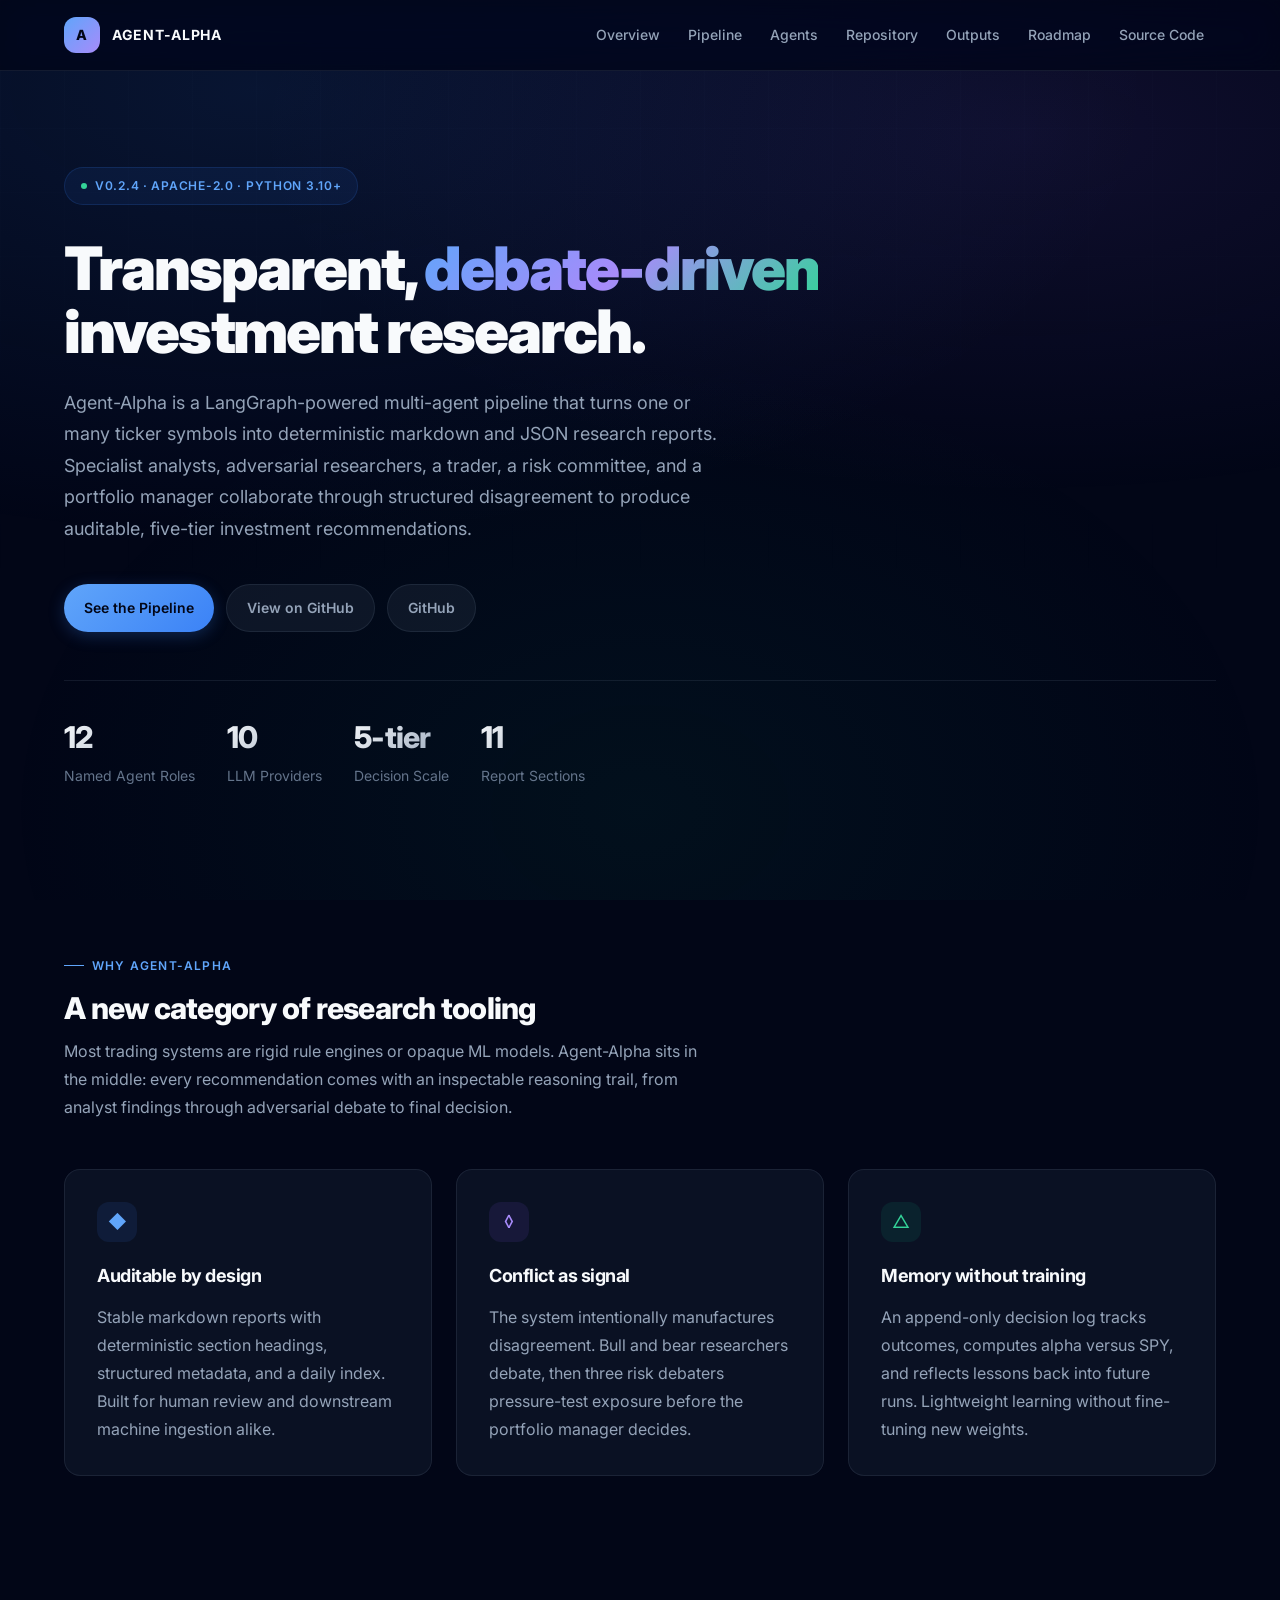
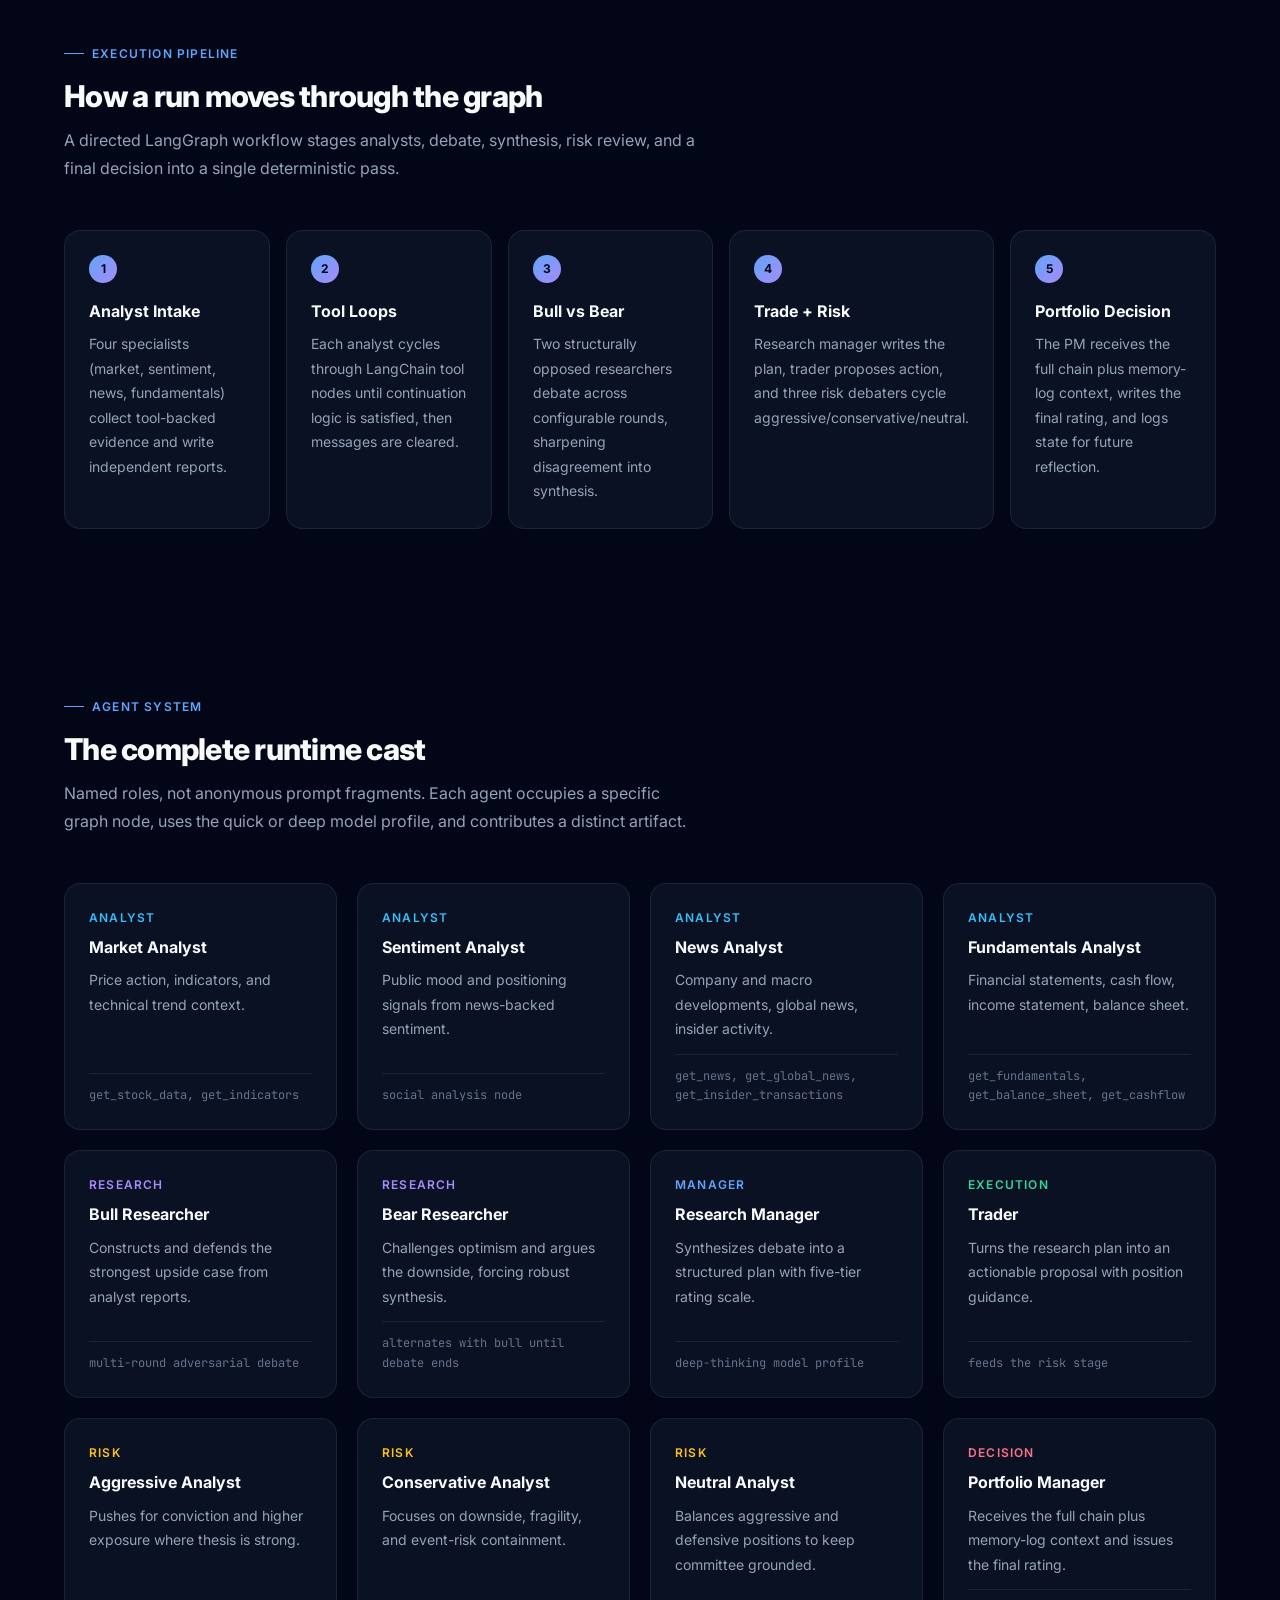
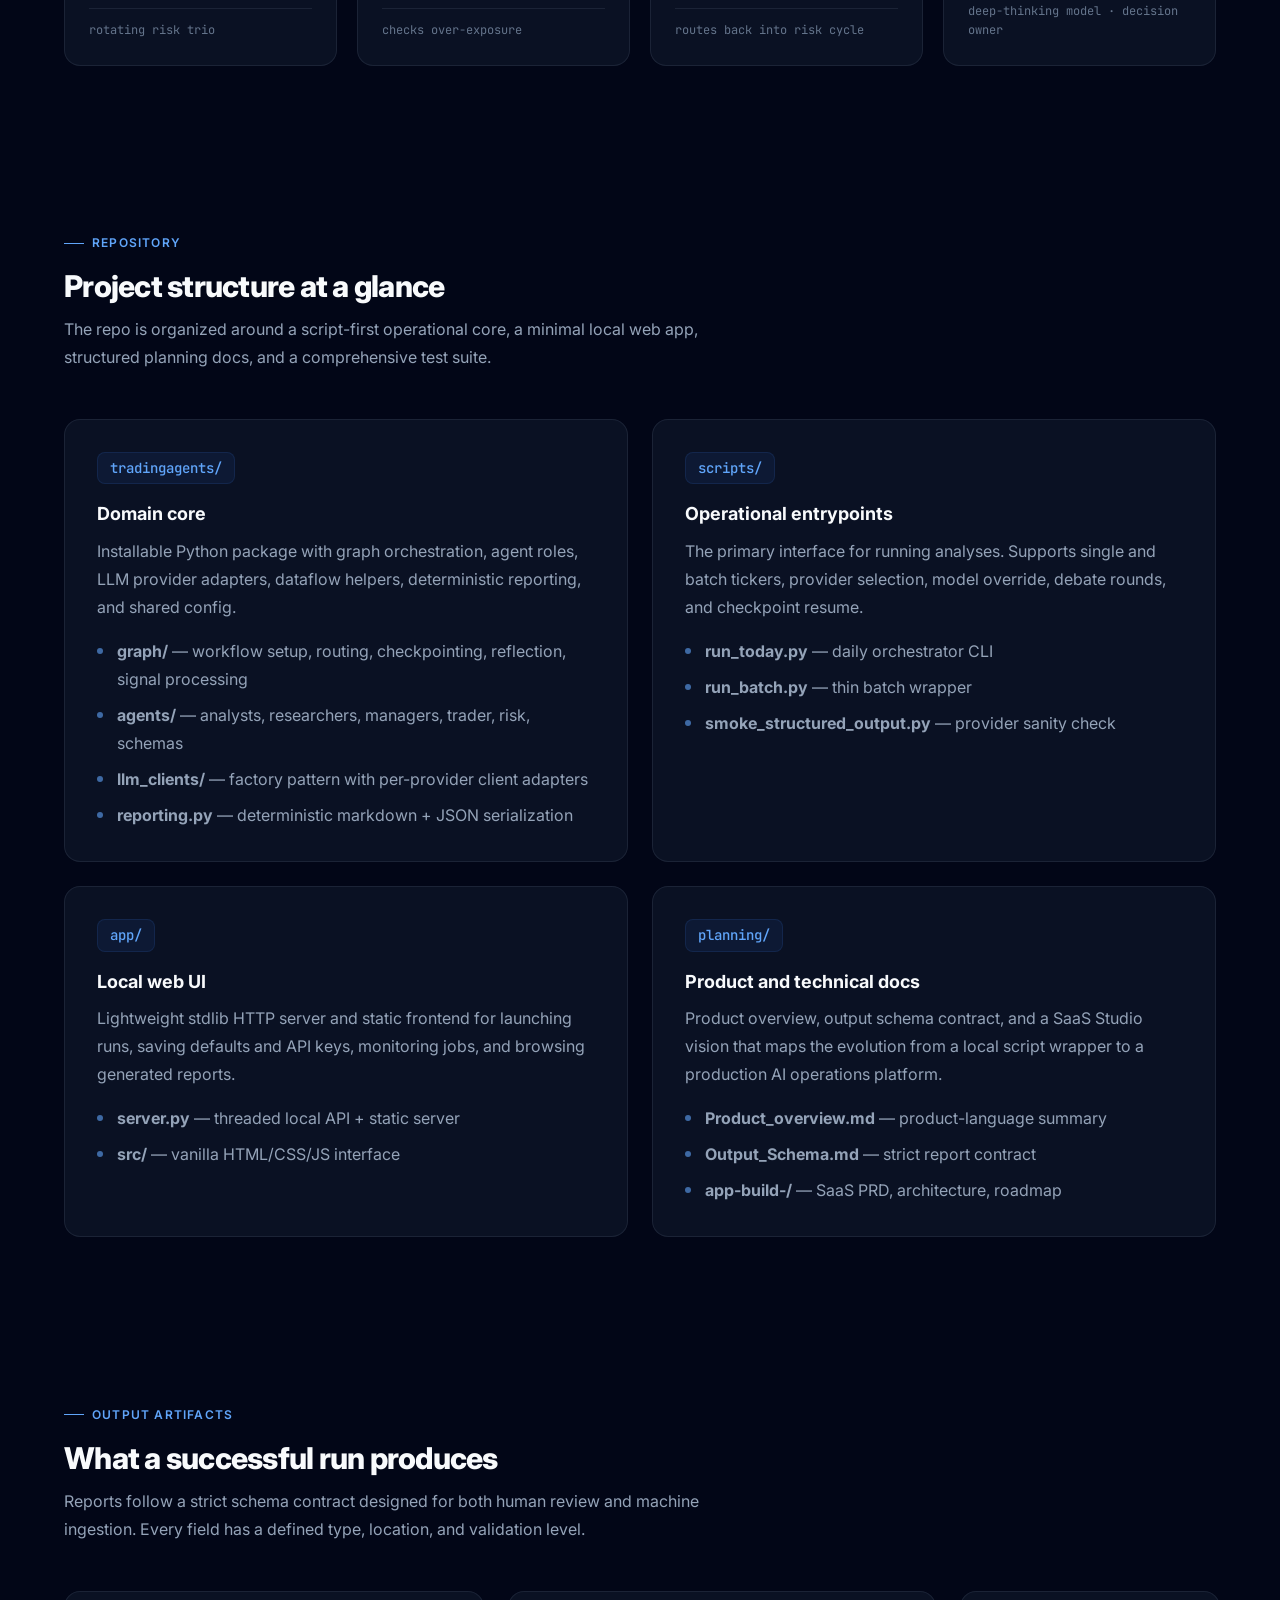
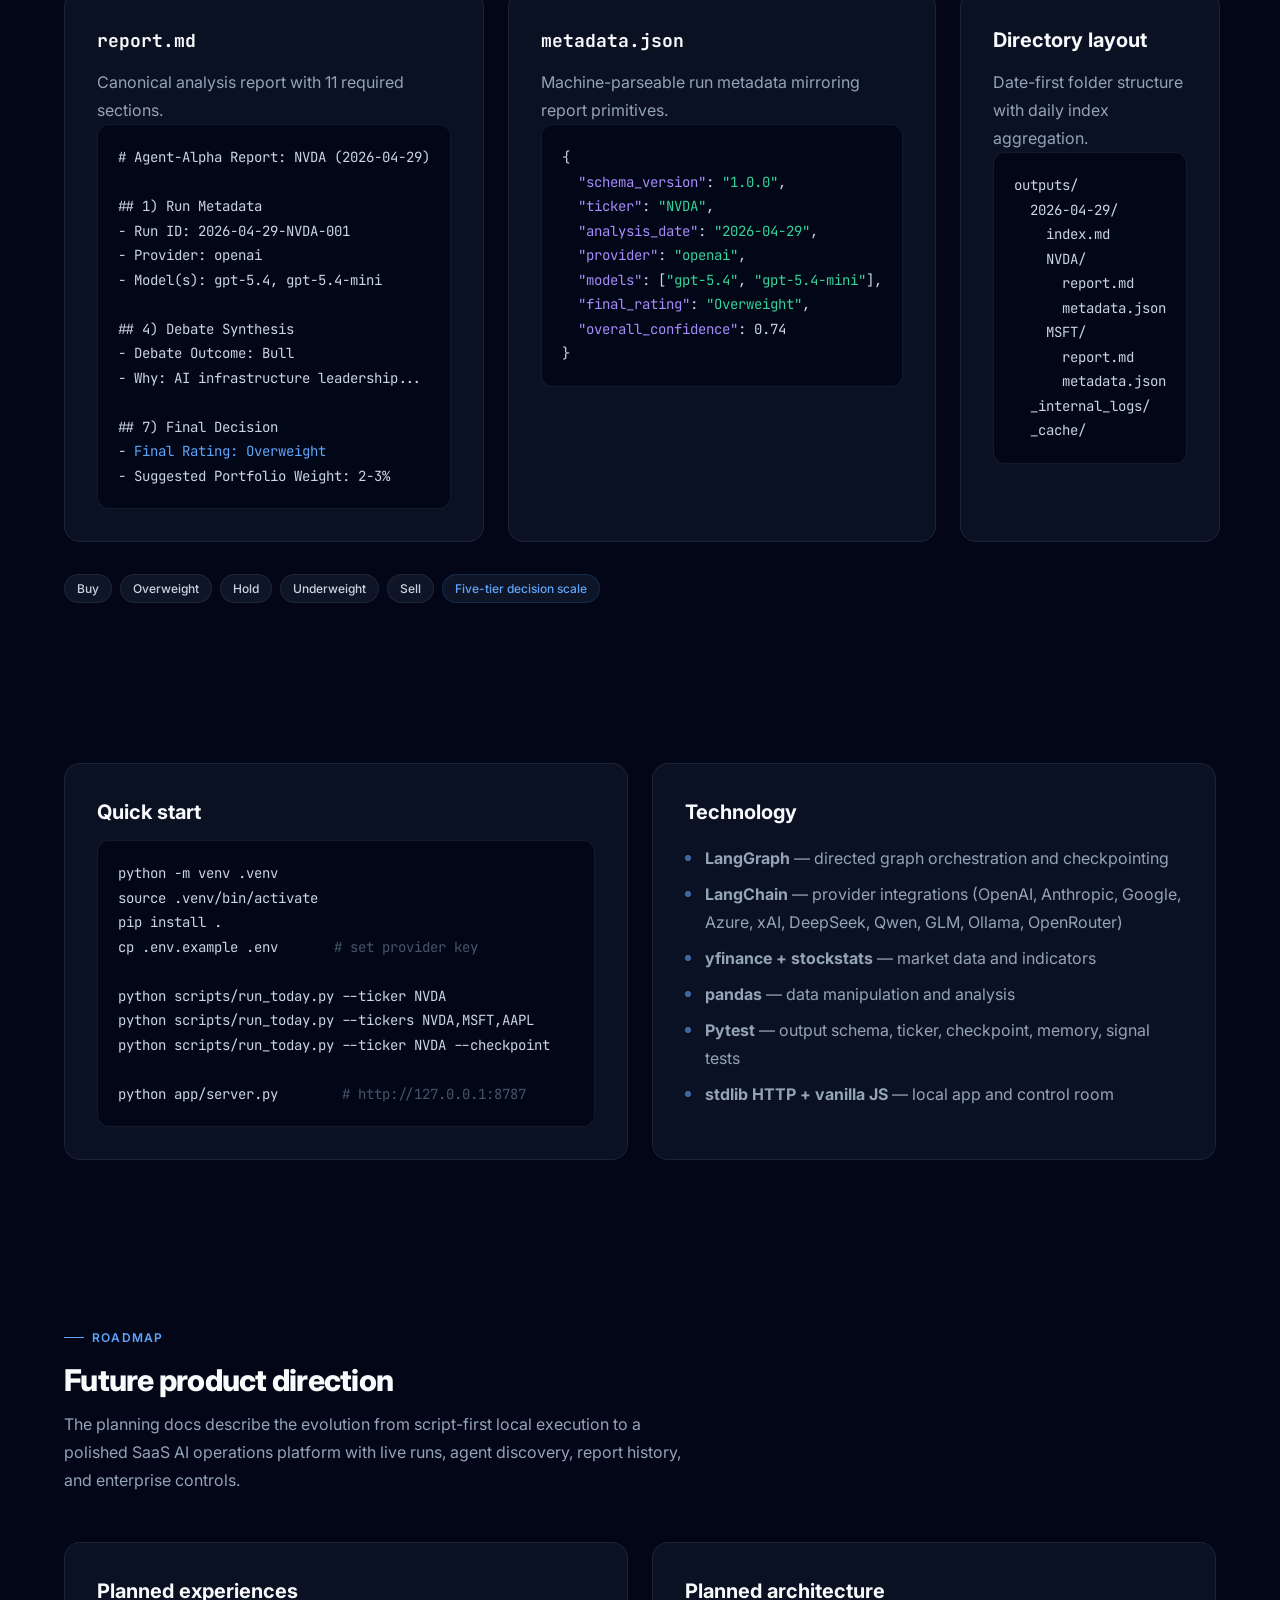
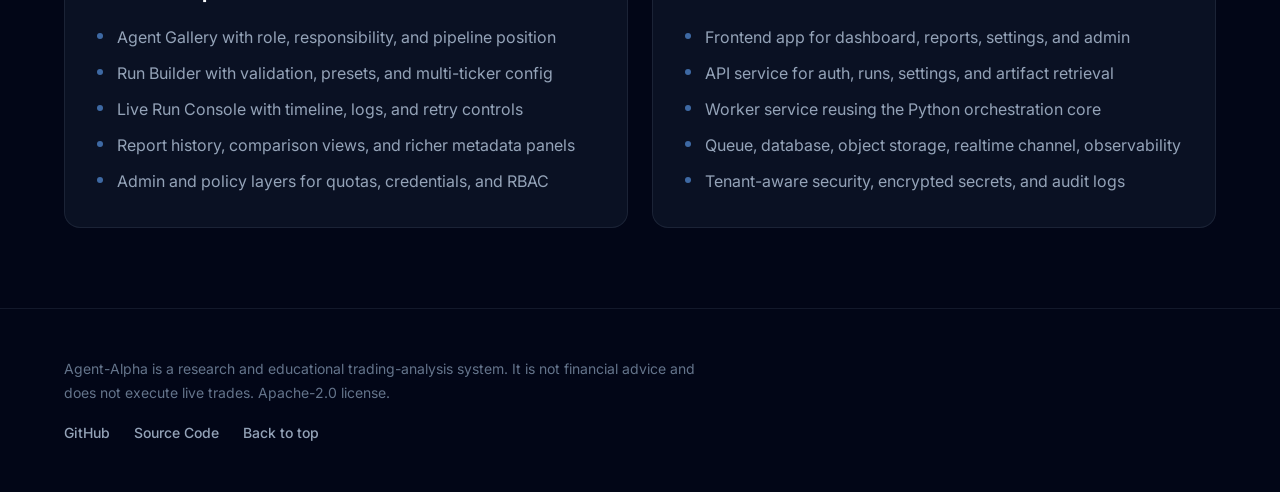
<file: index.html>
<!doctype html>
<html lang="en">
<head>
  <meta charset="UTF-8" />
  <meta name="viewport" content="width=device-width, initial-scale=1.0" />
  <title>Agent-Alpha &mdash; Multi-Agent Trading Research Orchestrator</title>
  <meta name="description" content="A LangGraph-powered multi-agent pipeline that turns ticker symbols into deterministic, auditable investment research reports." />
  <link rel="preconnect" href="https://fonts.googleapis.com" />
  <link rel="preconnect" href="https://fonts.gstatic.com" crossorigin />
  <link href="https://fonts.googleapis.com/css2?family=Inter:wght@400;500;600;700;800;900&family=JetBrains+Mono:wght@400;500&display=swap" rel="stylesheet" />
  <style>
    /* ================================================================
       DESIGN TOKENS  (primitive → semantic → component)
       Follows three-layer token architecture from design-system skill.
       Contrast ratios verified ≥ 4.5:1 per WCAG AA.
       ================================================================ */

    :root {
      /* ── Primitive ── */
      --p-white:    #FFFFFF;
      --p-gray-50:  #F8FAFC;
      --p-gray-100: #F1F5F9;
      --p-gray-200: #E2E8F0;
      --p-gray-300: #CBD5E1;
      --p-gray-400: #94A3B8;
      --p-gray-500: #64748B;
      --p-gray-600: #475569;
      --p-gray-700: #334155;
      --p-gray-800: #1E293B;
      --p-gray-900: #0F172A;
      --p-gray-950: #020617;
      --p-blue-400: #60A5FA;
      --p-blue-500: #3B82F6;
      --p-blue-600: #2563EB;
      --p-violet-400:#A78BFA;
      --p-violet-500:#8B5CF6;
      --p-emerald-400:#34D399;
      --p-emerald-500:#10B981;
      --p-amber-400: #FBBF24;
      --p-rose-400:  #FB7185;
      --p-sky-400:   #38BDF8;

      /* ── Semantic ── */
      --color-bg:          var(--p-gray-950);
      --color-bg-elevated: var(--p-gray-900);
      --color-bg-card:     rgba(15, 23, 42, 0.70);
      --color-bg-card-hover: rgba(30, 41, 59, 0.60);
      --color-surface:     rgba(30, 41, 59, 0.45);
      --color-border:      rgba(148, 163, 184, 0.12);
      --color-border-hover:rgba(148, 163, 184, 0.24);
      --color-text:        var(--p-gray-50);
      --color-text-secondary: var(--p-gray-400);
      --color-text-tertiary: var(--p-gray-500);
      --color-primary:     var(--p-blue-500);
      --color-primary-fg:  var(--p-white);
      --color-accent:      var(--p-violet-400);
      --color-success:     var(--p-emerald-400);
      --color-warning:     var(--p-amber-400);
      --color-danger:      var(--p-rose-400);

      /* ── Typography ── */
      --font-sans: 'Inter', ui-sans-serif, system-ui, -apple-system, BlinkMacSystemFont, sans-serif;
      --font-mono: 'JetBrains Mono', ui-monospace, SFMono-Regular, Menlo, Consolas, monospace;
      --text-xs:   0.75rem;
      --text-sm:   0.875rem;
      --text-base: 1rem;
      --text-lg:   1.125rem;
      --text-xl:   1.25rem;
      --text-2xl:  1.5rem;
      --text-3xl:  1.875rem;
      --text-4xl:  2.25rem;
      --text-5xl:  3rem;
      --text-6xl:  3.75rem;
      --leading-tight:  1.15;
      --leading-snug:   1.35;
      --leading-normal: 1.6;
      --leading-relaxed:1.75;
      --tracking-tight: -0.025em;
      --tracking-normal: 0;
      --tracking-wide:  0.05em;

      /* ── Spacing (4px base) ── */
      --space-1:  4px;   --space-2:  8px;   --space-3:  12px;
      --space-4:  16px;  --space-5:  20px;  --space-6:  24px;
      --space-8:  32px;  --space-10: 40px;  --space-12: 48px;
      --space-16: 64px;  --space-20: 80px;  --space-24: 96px;

      /* ── Radii ── */
      --radius-sm:  8px;
      --radius-md:  12px;
      --radius-lg:  16px;
      --radius-xl:  24px;
      --radius-full:9999px;

      /* ── Shadows ── */
      --shadow-sm:  0 1px 2px rgba(0,0,0,0.3);
      --shadow-md:  0 4px 16px rgba(0,0,0,0.25);
      --shadow-lg:  0 12px 40px rgba(0,0,0,0.3);
      --shadow-xl:  0 24px 64px rgba(0,0,0,0.35);
      --shadow-glow:0 0 60px rgba(59,130,246,0.15);

      /* ── Motion ── */
      --duration-fast:   150ms;
      --duration-normal: 250ms;
      --duration-slow:   400ms;
      --ease-out: cubic-bezier(0.16, 1, 0.3, 1);

      /* ── Layout ── */
      --max-w: 1200px;
    }

    @media (prefers-reduced-motion: reduce) {
      *, *::before, *::after {
        animation-duration: 0.01ms !important;
        transition-duration: 0.01ms !important;
      }
    }

    /* ================================================================
       BASE RESET + GLOBAL
       ================================================================ */
    *, *::before, *::after { box-sizing: border-box; margin: 0; padding: 0; }

    html { scroll-behavior: smooth; -webkit-font-smoothing: antialiased; }

    body {
      font-family: var(--font-sans);
      font-size: var(--text-base);
      line-height: var(--leading-normal);
      color: var(--color-text);
      background: var(--color-bg);
      overflow-x: hidden;
    }

    ::selection { background: rgba(59,130,246,0.35); color: var(--p-white); }

    a { color: inherit; text-decoration: none; }
    a:focus-visible, button:focus-visible {
      outline: 2px solid var(--color-primary);
      outline-offset: 2px;
      border-radius: var(--radius-sm);
    }

    img { max-width: 100%; display: block; }
    code { font-family: var(--font-mono); font-size: 0.9em; }

    /* ================================================================
       AMBIENT BACKGROUND
       ================================================================ */
    .ambient {
      position: fixed; inset: 0; z-index: -1; pointer-events: none;
      background:
        radial-gradient(ellipse 70% 50% at 20% 10%, rgba(59,130,246,0.12), transparent),
        radial-gradient(ellipse 60% 40% at 80% 15%, rgba(139,92,246,0.10), transparent),
        radial-gradient(ellipse 50% 50% at 50% 90%, rgba(16,185,129,0.06), transparent);
    }

    .grid-overlay {
      position: fixed; inset: 0; z-index: -1; pointer-events: none;
      background-image:
        linear-gradient(rgba(148,163,184,0.04) 1px, transparent 1px),
        linear-gradient(90deg, rgba(148,163,184,0.04) 1px, transparent 1px);
      background-size: 64px 64px;
      mask-image: linear-gradient(180deg, rgba(0,0,0,0.5) 0%, transparent 70%);
    }

    /* ================================================================
       NAVIGATION
       ================================================================ */
    .nav {
      position: sticky; top: 0; z-index: 50;
      backdrop-filter: blur(16px) saturate(180%);
      -webkit-backdrop-filter: blur(16px) saturate(180%);
      background: rgba(2, 6, 23, 0.80);
      border-bottom: 1px solid var(--color-border);
    }

    .nav-inner {
      max-width: var(--max-w);
      margin: 0 auto;
      padding: var(--space-4) var(--space-6);
      display: flex;
      align-items: center;
      justify-content: space-between;
      gap: var(--space-4);
    }

    .nav-brand {
      display: flex; align-items: center; gap: var(--space-3);
    }

    .nav-logo {
      width: 36px; height: 36px;
      border-radius: var(--radius-md);
      display: grid; place-items: center;
      font-weight: 800; font-size: var(--text-sm);
      letter-spacing: var(--tracking-wide);
      color: var(--color-bg);
      background: linear-gradient(135deg, var(--p-blue-400), var(--p-violet-400));
    }

    .nav-title {
      font-size: var(--text-sm);
      font-weight: 700;
      letter-spacing: var(--tracking-wide);
      text-transform: uppercase;
      color: var(--color-text);
    }

    .nav-links {
      display: flex; flex-wrap: wrap; gap: var(--space-1);
    }

    .nav-links a {
      padding: var(--space-2) var(--space-3);
      border-radius: var(--radius-full);
      font-size: var(--text-sm);
      font-weight: 500;
      color: var(--color-text-secondary);
      transition: color var(--duration-fast) var(--ease-out), background var(--duration-fast) var(--ease-out);
    }

    .nav-links a:hover {
      color: var(--color-text);
      background: var(--color-surface);
    }

    /* ================================================================
       SECTION WRAPPER
       ================================================================ */
    .w { max-width: var(--max-w); margin: 0 auto; padding: 0 var(--space-6); }

    section { padding: var(--space-20) 0; }

    .section-label {
      display: inline-flex; align-items: center; gap: var(--space-2);
      font-size: var(--text-xs); font-weight: 600;
      text-transform: uppercase; letter-spacing: 0.1em;
      color: var(--p-blue-400);
      margin-bottom: var(--space-4);
    }

    .section-label::before {
      content: ""; display: block;
      width: 20px; height: 1px; background: var(--p-blue-400);
    }

    .section-title {
      font-size: var(--text-3xl); font-weight: 800;
      letter-spacing: var(--tracking-tight);
      line-height: var(--leading-tight);
      margin-bottom: var(--space-3);
    }

    .section-desc {
      max-width: 64ch;
      color: var(--color-text-secondary);
      line-height: var(--leading-relaxed);
    }

    .section-header { margin-bottom: var(--space-12); }

    /* ================================================================
       HERO
       ================================================================ */
    .hero {
      padding: var(--space-24) 0 var(--space-20);
      position: relative;
    }

    .hero-inner { max-width: 760px; }

    .hero-badge {
      display: inline-flex; align-items: center; gap: var(--space-2);
      padding: var(--space-2) var(--space-4);
      border-radius: var(--radius-full);
      font-size: var(--text-xs); font-weight: 600;
      letter-spacing: 0.06em;
      text-transform: uppercase;
      color: var(--p-blue-400);
      background: rgba(59,130,246,0.08);
      border: 1px solid rgba(59,130,246,0.16);
      margin-bottom: var(--space-8);
    }

    .hero-badge-dot {
      width: 6px; height: 6px;
      border-radius: var(--radius-full);
      background: var(--p-emerald-400);
      animation: pulse 2s ease-in-out infinite;
    }

    @keyframes pulse {
      0%, 100% { opacity: 1; }
      50% { opacity: 0.4; }
    }

    .hero h1 {
      font-size: clamp(var(--text-4xl), 6vw, var(--text-6xl));
      font-weight: 900;
      line-height: 1.05;
      letter-spacing: -0.035em;
      margin-bottom: var(--space-6);
    }

    .hero h1 .gradient {
      background: linear-gradient(135deg, var(--p-blue-400), var(--p-violet-400), var(--p-emerald-400));
      -webkit-background-clip: text;
      -webkit-text-fill-color: transparent;
      background-clip: text;
    }

    .hero-lead {
      font-size: var(--text-lg);
      color: var(--color-text-secondary);
      line-height: var(--leading-relaxed);
      max-width: 60ch;
      margin-bottom: var(--space-10);
    }

    .hero-actions { display: flex; flex-wrap: wrap; gap: var(--space-3); }

    .btn {
      display: inline-flex; align-items: center; gap: var(--space-2);
      padding: var(--space-3) var(--space-5);
      border-radius: var(--radius-full);
      font-size: var(--text-sm); font-weight: 600;
      border: none; cursor: pointer;
      transition: transform var(--duration-fast) var(--ease-out), box-shadow var(--duration-fast) var(--ease-out);
    }

    .btn:hover { transform: translateY(-1px); }

    .btn-primary {
      color: var(--color-bg);
      background: linear-gradient(135deg, var(--p-blue-400) 0%, var(--p-blue-500) 100%);
      box-shadow: 0 4px 16px rgba(59,130,246,0.25);
    }

    .btn-primary:hover { box-shadow: 0 8px 24px rgba(59,130,246,0.35); }

    .btn-ghost {
      color: var(--color-text-secondary);
      background: var(--color-surface);
      border: 1px solid var(--color-border);
    }

    .btn-ghost:hover { color: var(--color-text); border-color: var(--color-border-hover); }

    .hero-stats {
      display: flex; flex-wrap: wrap; gap: var(--space-8);
      margin-top: var(--space-12);
      padding-top: var(--space-8);
      border-top: 1px solid var(--color-border);
    }

    .stat-num {
      font-size: var(--text-3xl); font-weight: 800;
      letter-spacing: var(--tracking-tight);
      background: linear-gradient(135deg, var(--color-text), var(--color-text-secondary));
      -webkit-background-clip: text; -webkit-text-fill-color: transparent;
      background-clip: text;
    }

    .stat-label {
      font-size: var(--text-sm);
      color: var(--color-text-tertiary);
      margin-top: var(--space-1);
    }

    /* ================================================================
       CARDS (universal)
       ================================================================ */
    .card {
      background: var(--color-bg-card);
      border: 1px solid var(--color-border);
      border-radius: var(--radius-lg);
      padding: var(--space-8);
      transition: border-color var(--duration-normal) var(--ease-out), box-shadow var(--duration-normal) var(--ease-out);
      backdrop-filter: blur(12px);
    }

    .card:hover {
      border-color: var(--color-border-hover);
      box-shadow: var(--shadow-glow);
    }

    .card-icon {
      width: 40px; height: 40px;
      border-radius: var(--radius-md);
      display: grid; place-items: center;
      font-size: var(--text-lg);
      margin-bottom: var(--space-5);
    }

    .card h3 {
      font-size: var(--text-lg); font-weight: 700;
      letter-spacing: var(--tracking-tight);
      margin-bottom: var(--space-3);
    }

    .card p { color: var(--color-text-secondary); line-height: var(--leading-relaxed); }

    .card-list {
      list-style: none; margin-top: var(--space-4);
      display: grid; gap: var(--space-2);
    }

    .card-list li {
      position: relative; padding-left: var(--space-5);
      color: var(--color-text-secondary); line-height: var(--leading-relaxed);
    }

    .card-list li::before {
      content: ""; position: absolute;
      left: 0; top: 0.65em;
      width: 6px; height: 6px;
      border-radius: var(--radius-full);
      background: var(--p-blue-400);
      opacity: 0.6;
    }

    /* ================================================================
       GRIDS
       ================================================================ */
    .grid-2 { display: grid; grid-template-columns: repeat(2, 1fr); gap: var(--space-6); }
    .grid-3 { display: grid; grid-template-columns: repeat(3, 1fr); gap: var(--space-6); }
    .grid-4 { display: grid; grid-template-columns: repeat(4, 1fr); gap: var(--space-5); }

    /* ================================================================
       PIPELINE
       ================================================================ */
    .pipeline-grid {
      display: grid;
      grid-template-columns: repeat(5, 1fr);
      gap: var(--space-4);
    }

    .stage {
      background: var(--color-bg-card);
      border: 1px solid var(--color-border);
      border-radius: var(--radius-lg);
      padding: var(--space-6);
      position: relative;
      transition: border-color var(--duration-normal) var(--ease-out);
    }

    .stage:hover { border-color: var(--color-border-hover); }

    .stage-num {
      width: 28px; height: 28px;
      border-radius: var(--radius-full);
      display: grid; place-items: center;
      font-size: var(--text-xs); font-weight: 700;
      color: var(--color-bg);
      background: linear-gradient(135deg, var(--p-blue-400), var(--p-violet-400));
      margin-bottom: var(--space-4);
    }

    .stage h4 {
      font-size: var(--text-base); font-weight: 700;
      margin-bottom: var(--space-2);
    }

    .stage p {
      font-size: var(--text-sm);
      color: var(--color-text-secondary);
      line-height: var(--leading-relaxed);
    }

    /* ================================================================
       AGENTS
       ================================================================ */
    .agent {
      background: var(--color-bg-card);
      border: 1px solid var(--color-border);
      border-radius: var(--radius-lg);
      padding: var(--space-6);
      display: flex; flex-direction: column;
      transition: border-color var(--duration-normal) var(--ease-out), transform var(--duration-normal) var(--ease-out);
    }

    .agent:hover { border-color: var(--color-border-hover); transform: translateY(-2px); }

    .agent-role {
      font-size: var(--text-xs); font-weight: 600;
      text-transform: uppercase; letter-spacing: 0.1em;
      margin-bottom: var(--space-2);
    }

    .agent h4 {
      font-size: var(--text-base); font-weight: 700;
      margin-bottom: var(--space-2);
    }

    .agent p {
      font-size: var(--text-sm);
      color: var(--color-text-secondary);
      line-height: var(--leading-relaxed);
      flex: 1;
    }

    .agent-detail {
      margin-top: var(--space-3);
      padding-top: var(--space-3);
      border-top: 1px solid var(--color-border);
      font-size: var(--text-xs);
      color: var(--color-text-tertiary);
      font-family: var(--font-mono);
    }

    .role-analyst  { color: var(--p-sky-400); }
    .role-research { color: var(--p-violet-400); }
    .role-manager  { color: var(--p-blue-400); }
    .role-exec     { color: var(--p-emerald-400); }
    .role-risk     { color: var(--p-amber-400); }
    .role-final    { color: var(--p-rose-400); }

    /* ================================================================
       CODE PREVIEW
       ================================================================ */
    .code-block {
      background: rgba(2,6,23,0.85);
      border: 1px solid var(--color-border);
      border-radius: var(--radius-md);
      padding: var(--space-5);
      font-family: var(--font-mono);
      font-size: var(--text-sm);
      line-height: var(--leading-relaxed);
      color: var(--p-gray-300);
      overflow-x: auto;
      white-space: pre;
    }

    .code-block .hl { color: var(--p-blue-400); }
    .code-block .cm { color: var(--p-gray-600); }
    .code-block .str { color: var(--p-emerald-400); }
    .code-block .key { color: var(--p-violet-400); }

    /* ================================================================
       REPO MAP
       ================================================================ */
    .repo-item {
      background: var(--color-bg-card);
      border: 1px solid var(--color-border);
      border-radius: var(--radius-lg);
      padding: var(--space-8);
      transition: border-color var(--duration-normal) var(--ease-out);
    }

    .repo-item:hover { border-color: var(--color-border-hover); }

    .repo-path {
      display: inline-block;
      font-family: var(--font-mono);
      font-size: var(--text-sm);
      font-weight: 500;
      color: var(--p-blue-400);
      background: rgba(59,130,246,0.08);
      padding: var(--space-1) var(--space-3);
      border-radius: var(--radius-sm);
      border: 1px solid rgba(59,130,246,0.12);
      margin-bottom: var(--space-4);
    }

    .repo-item h3 {
      font-size: var(--text-lg); font-weight: 700;
      margin-bottom: var(--space-2);
    }

    .repo-item p {
      color: var(--color-text-secondary);
      line-height: var(--leading-relaxed);
      margin-bottom: var(--space-3);
    }

    /* ================================================================
       BADGES / PILLS
       ================================================================ */
    .tag-row { display: flex; flex-wrap: wrap; gap: var(--space-2); margin-top: var(--space-4); }

    .tag {
      padding: var(--space-1) var(--space-3);
      border-radius: var(--radius-full);
      font-size: var(--text-xs); font-weight: 500;
      color: var(--p-gray-300);
      background: var(--color-surface);
      border: 1px solid var(--color-border);
    }

    /* ================================================================
       CALLOUT
       ================================================================ */
    .callout {
      background: var(--color-bg-card);
      border: 1px solid var(--color-border);
      border-radius: var(--radius-lg);
      padding: var(--space-8);
    }

    .callout h3 {
      font-size: var(--text-xl); font-weight: 700;
      margin-bottom: var(--space-3);
    }

    .callout p {
      color: var(--color-text-secondary);
      line-height: var(--leading-relaxed);
    }

    /* ================================================================
       FOOTER
       ================================================================ */
    .site-footer {
      padding: var(--space-12) 0;
      border-top: 1px solid var(--color-border);
    }

    .site-footer p {
      color: var(--color-text-tertiary);
      font-size: var(--text-sm);
      line-height: var(--leading-relaxed);
      max-width: 72ch;
    }

    .footer-links {
      display: flex; gap: var(--space-6);
      margin-top: var(--space-4);
    }

    .footer-links a {
      font-size: var(--text-sm); font-weight: 500;
      color: var(--color-text-secondary);
      transition: color var(--duration-fast);
    }

    .footer-links a:hover { color: var(--color-text); }

    /* ================================================================
       RESPONSIVE  (mobile-first breakpoints)
       ================================================================ */
    @media (max-width: 1080px) {
      .pipeline-grid { grid-template-columns: repeat(3, 1fr); }
      .grid-4 { grid-template-columns: repeat(3, 1fr); }
    }

    @media (max-width: 860px) {
      .nav-links { display: none; }
      .hero { padding: var(--space-16) 0 var(--space-12); }
      .section-title { font-size: var(--text-2xl); }
      section { padding: var(--space-16) 0; }
      .grid-2, .grid-3, .pipeline-grid, .grid-4 { grid-template-columns: repeat(2, 1fr); }
      .hero-stats { gap: var(--space-6); }
    }

    @media (max-width: 600px) {
      .grid-2, .grid-3, .pipeline-grid, .grid-4 { grid-template-columns: 1fr; }
      .hero-stats { flex-direction: column; gap: var(--space-4); }
      .w { padding: 0 var(--space-4); }
      .card, .callout, .repo-item, .stage, .agent { padding: var(--space-5); }
    }
  </style>
</head>
<body>
  <div class="ambient"></div>
  <div class="grid-overlay"></div>

  <!-- ────────────────────────── NAV ────────────────────────── -->
  <nav class="nav" role="navigation" aria-label="Primary">
    <div class="nav-inner">
      <a href="#" class="nav-brand" aria-label="Agent-Alpha home">
        <div class="nav-logo" aria-hidden="true">A</div>
        <span class="nav-title">Agent-Alpha</span>
      </a>
      <div class="nav-links">
        <a href="#overview">Overview</a>
        <a href="#pipeline">Pipeline</a>
        <a href="#agents">Agents</a>
        <a href="#repo">Repository</a>
        <a href="#outputs">Outputs</a>
        <a href="#roadmap">Roadmap</a>
        <a href="https://github.com/anthonyjohn17/Agent-Alpha" target="_blank" rel="noopener">Source Code</a>
      </div>
    </div>
  </nav>

  <!-- ────────────────────────── HERO ────────────────────────── -->
  <section class="hero" id="overview">
    <div class="w">
      <div class="hero-inner">
        <div class="hero-badge">
          <span class="hero-badge-dot" aria-hidden="true"></span>
          v0.2.4 &middot; Apache-2.0 &middot; Python 3.10+
        </div>

        <h1>Transparent, <span class="gradient">debate-driven</span> investment research.</h1>

        <p class="hero-lead">
          Agent-Alpha is a LangGraph-powered multi-agent pipeline that turns one or many ticker symbols into deterministic
          markdown and JSON research reports. Specialist analysts, adversarial researchers, a trader, a risk committee, and a
          portfolio manager collaborate through structured disagreement to produce auditable, five-tier investment recommendations.
        </p>

        <div class="hero-actions">
          <a href="#pipeline" class="btn btn-primary">See the Pipeline</a>
          <a href="https://github.com/anthonyjohn17/Agent-Alpha" class="btn btn-ghost" target="_blank" rel="noopener">View on GitHub</a>
          <a href="https://github.com/anthonyjohn17/Agent-Alpha" class="btn btn-ghost" target="_blank" rel="noopener">GitHub</a>
        </div>
      </div>

      <div class="hero-stats">
        <div><div class="stat-num">12</div><div class="stat-label">Named Agent Roles</div></div>
        <div><div class="stat-num">10</div><div class="stat-label">LLM Providers</div></div>
        <div><div class="stat-num">5-tier</div><div class="stat-label">Decision Scale</div></div>
        <div><div class="stat-num">11</div><div class="stat-label">Report Sections</div></div>
      </div>
    </div>
  </section>

  <!-- ────────────────────────── VALUE PROPS ────────────────────────── -->
  <section>
    <div class="w">
      <div class="section-header">
        <div class="section-label">Why Agent-Alpha</div>
        <h2 class="section-title">A new category of research tooling</h2>
        <p class="section-desc">
          Most trading systems are rigid rule engines or opaque ML models. Agent-Alpha sits in the middle: every recommendation
          comes with an inspectable reasoning trail, from analyst findings through adversarial debate to final decision.
        </p>
      </div>

      <div class="grid-3">
        <article class="card">
          <div class="card-icon" style="background:rgba(59,130,246,0.1); color:var(--p-blue-400);">&#9670;</div>
          <h3>Auditable by design</h3>
          <p>Stable markdown reports with deterministic section headings, structured metadata, and a daily index. Built for human review and downstream machine ingestion alike.</p>
        </article>

        <article class="card">
          <div class="card-icon" style="background:rgba(139,92,246,0.1); color:var(--p-violet-400);">&#9674;</div>
          <h3>Conflict as signal</h3>
          <p>The system intentionally manufactures disagreement. Bull and bear researchers debate, then three risk debaters pressure-test exposure before the portfolio manager decides.</p>
        </article>

        <article class="card">
          <div class="card-icon" style="background:rgba(16,185,129,0.1); color:var(--p-emerald-400);">&#9651;</div>
          <h3>Memory without training</h3>
          <p>An append-only decision log tracks outcomes, computes alpha versus SPY, and reflects lessons back into future runs. Lightweight learning without fine-tuning new weights.</p>
        </article>
      </div>
    </div>
  </section>

  <!-- ────────────────────────── PIPELINE ────────────────────────── -->
  <section id="pipeline">
    <div class="w">
      <div class="section-header">
        <div class="section-label">Execution Pipeline</div>
        <h2 class="section-title">How a run moves through the graph</h2>
        <p class="section-desc">
          A directed LangGraph workflow stages analysts, debate, synthesis, risk review, and a final decision into a single deterministic pass.
        </p>
      </div>

      <div class="pipeline-grid">
        <article class="stage">
          <div class="stage-num">1</div>
          <h4>Analyst Intake</h4>
          <p>Four specialists (market, sentiment, news, fundamentals) collect tool-backed evidence and write independent reports.</p>
        </article>
        <article class="stage">
          <div class="stage-num">2</div>
          <h4>Tool Loops</h4>
          <p>Each analyst cycles through LangChain tool nodes until continuation logic is satisfied, then messages are cleared.</p>
        </article>
        <article class="stage">
          <div class="stage-num">3</div>
          <h4>Bull vs Bear</h4>
          <p>Two structurally opposed researchers debate across configurable rounds, sharpening disagreement into synthesis.</p>
        </article>
        <article class="stage">
          <div class="stage-num">4</div>
          <h4>Trade + Risk</h4>
          <p>Research manager writes the plan, trader proposes action, and three risk debaters cycle aggressive/conservative/neutral.</p>
        </article>
        <article class="stage">
          <div class="stage-num">5</div>
          <h4>Portfolio Decision</h4>
          <p>The PM receives the full chain plus memory-log context, writes the final rating, and logs state for future reflection.</p>
        </article>
      </div>
    </div>
  </section>

  <!-- ────────────────────────── AGENTS ────────────────────────── -->
  <section id="agents">
    <div class="w">
      <div class="section-header">
        <div class="section-label">Agent System</div>
        <h2 class="section-title">The complete runtime cast</h2>
        <p class="section-desc">
          Named roles, not anonymous prompt fragments. Each agent occupies a specific graph node, uses the quick or deep model profile, and contributes a distinct artifact.
        </p>
      </div>

      <div class="grid-4">
        <article class="agent">
          <div class="agent-role role-analyst">Analyst</div>
          <h4>Market Analyst</h4>
          <p>Price action, indicators, and technical trend context.</p>
          <div class="agent-detail">get_stock_data, get_indicators</div>
        </article>
        <article class="agent">
          <div class="agent-role role-analyst">Analyst</div>
          <h4>Sentiment Analyst</h4>
          <p>Public mood and positioning signals from news-backed sentiment.</p>
          <div class="agent-detail">social analysis node</div>
        </article>
        <article class="agent">
          <div class="agent-role role-analyst">Analyst</div>
          <h4>News Analyst</h4>
          <p>Company and macro developments, global news, insider activity.</p>
          <div class="agent-detail">get_news, get_global_news, get_insider_transactions</div>
        </article>
        <article class="agent">
          <div class="agent-role role-analyst">Analyst</div>
          <h4>Fundamentals Analyst</h4>
          <p>Financial statements, cash flow, income statement, balance sheet.</p>
          <div class="agent-detail">get_fundamentals, get_balance_sheet, get_cashflow</div>
        </article>
        <article class="agent">
          <div class="agent-role role-research">Research</div>
          <h4>Bull Researcher</h4>
          <p>Constructs and defends the strongest upside case from analyst reports.</p>
          <div class="agent-detail">multi-round adversarial debate</div>
        </article>
        <article class="agent">
          <div class="agent-role role-research">Research</div>
          <h4>Bear Researcher</h4>
          <p>Challenges optimism and argues the downside, forcing robust synthesis.</p>
          <div class="agent-detail">alternates with bull until debate ends</div>
        </article>
        <article class="agent">
          <div class="agent-role role-manager">Manager</div>
          <h4>Research Manager</h4>
          <p>Synthesizes debate into a structured plan with five-tier rating scale.</p>
          <div class="agent-detail">deep-thinking model profile</div>
        </article>
        <article class="agent">
          <div class="agent-role role-exec">Execution</div>
          <h4>Trader</h4>
          <p>Turns the research plan into an actionable proposal with position guidance.</p>
          <div class="agent-detail">feeds the risk stage</div>
        </article>
        <article class="agent">
          <div class="agent-role role-risk">Risk</div>
          <h4>Aggressive Analyst</h4>
          <p>Pushes for conviction and higher exposure where thesis is strong.</p>
          <div class="agent-detail">rotating risk trio</div>
        </article>
        <article class="agent">
          <div class="agent-role role-risk">Risk</div>
          <h4>Conservative Analyst</h4>
          <p>Focuses on downside, fragility, and event-risk containment.</p>
          <div class="agent-detail">checks over-exposure</div>
        </article>
        <article class="agent">
          <div class="agent-role role-risk">Risk</div>
          <h4>Neutral Analyst</h4>
          <p>Balances aggressive and defensive positions to keep committee grounded.</p>
          <div class="agent-detail">routes back into risk cycle</div>
        </article>
        <article class="agent">
          <div class="agent-role role-final">Decision</div>
          <h4>Portfolio Manager</h4>
          <p>Receives the full chain plus memory-log context and issues the final rating.</p>
          <div class="agent-detail">deep-thinking model &middot; decision owner</div>
        </article>
      </div>
    </div>
  </section>

  <!-- ────────────────────────── REPO MAP ────────────────────────── -->
  <section id="repo">
    <div class="w">
      <div class="section-header">
        <div class="section-label">Repository</div>
        <h2 class="section-title">Project structure at a glance</h2>
        <p class="section-desc">
          The repo is organized around a script-first operational core, a minimal local web app, structured planning docs, and a comprehensive test suite.
        </p>
      </div>

      <div class="grid-2">
        <article class="repo-item">
          <div class="repo-path">tradingagents/</div>
          <h3>Domain core</h3>
          <p>Installable Python package with graph orchestration, agent roles, LLM provider adapters, dataflow helpers, deterministic reporting, and shared config.</p>
          <ul class="card-list">
            <li><strong>graph/</strong> &mdash; workflow setup, routing, checkpointing, reflection, signal processing</li>
            <li><strong>agents/</strong> &mdash; analysts, researchers, managers, trader, risk, schemas</li>
            <li><strong>llm_clients/</strong> &mdash; factory pattern with per-provider client adapters</li>
            <li><strong>reporting.py</strong> &mdash; deterministic markdown + JSON serialization</li>
          </ul>
        </article>
        <article class="repo-item">
          <div class="repo-path">scripts/</div>
          <h3>Operational entrypoints</h3>
          <p>The primary interface for running analyses. Supports single and batch tickers, provider selection, model override, debate rounds, and checkpoint resume.</p>
          <ul class="card-list">
            <li><strong>run_today.py</strong> &mdash; daily orchestrator CLI</li>
            <li><strong>run_batch.py</strong> &mdash; thin batch wrapper</li>
            <li><strong>smoke_structured_output.py</strong> &mdash; provider sanity check</li>
          </ul>
        </article>
        <article class="repo-item">
          <div class="repo-path">app/</div>
          <h3>Local web UI</h3>
          <p>Lightweight stdlib HTTP server and static frontend for launching runs, saving defaults and API keys, monitoring jobs, and browsing generated reports.</p>
          <ul class="card-list">
            <li><strong>server.py</strong> &mdash; threaded local API + static server</li>
            <li><strong>src/</strong> &mdash; vanilla HTML/CSS/JS interface</li>
          </ul>
        </article>
        <article class="repo-item">
          <div class="repo-path">planning/</div>
          <h3>Product and technical docs</h3>
          <p>Product overview, output schema contract, and a SaaS Studio vision that maps the evolution from a local script wrapper to a production AI operations platform.</p>
          <ul class="card-list">
            <li><strong>Product_overview.md</strong> &mdash; product-language summary</li>
            <li><strong>Output_Schema.md</strong> &mdash; strict report contract</li>
            <li><strong>app-build-/</strong> &mdash; SaaS PRD, architecture, roadmap</li>
          </ul>
        </article>
      </div>
    </div>
  </section>

  <!-- ────────────────────────── OUTPUTS ────────────────────────── -->
  <section id="outputs">
    <div class="w">
      <div class="section-header">
        <div class="section-label">Output Artifacts</div>
        <h2 class="section-title">What a successful run produces</h2>
        <p class="section-desc">
          Reports follow a strict schema contract designed for both human review and machine ingestion. Every field has a defined type, location, and validation level.
        </p>
      </div>

      <div class="grid-3">
        <div class="callout">
          <h3><code>report.md</code></h3>
          <p>Canonical analysis report with 11 required sections.</p>
          <div class="code-block" role="img" aria-label="report.md preview"># Agent-Alpha Report: NVDA (2026-04-29)

## 1) Run Metadata
- Run ID: 2026-04-29-NVDA-001
- Provider: openai
- Model(s): gpt-5.4, gpt-5.4-mini

## 4) Debate Synthesis
- Debate Outcome: Bull
- Why: AI infrastructure leadership...

## 7) Final Decision
- <span class="hl">Final Rating: Overweight</span>
- Suggested Portfolio Weight: 2-3%</div>
        </div>

        <div class="callout">
          <h3><code>metadata.json</code></h3>
          <p>Machine-parseable run metadata mirroring report primitives.</p>
          <div class="code-block" role="img" aria-label="metadata.json preview">{
  <span class="key">"schema_version"</span>: <span class="str">"1.0.0"</span>,
  <span class="key">"ticker"</span>: <span class="str">"NVDA"</span>,
  <span class="key">"analysis_date"</span>: <span class="str">"2026-04-29"</span>,
  <span class="key">"provider"</span>: <span class="str">"openai"</span>,
  <span class="key">"models"</span>: [<span class="str">"gpt-5.4"</span>, <span class="str">"gpt-5.4-mini"</span>],
  <span class="key">"final_rating"</span>: <span class="str">"Overweight"</span>,
  <span class="key">"overall_confidence"</span>: 0.74
}</div>
        </div>

        <div class="callout">
          <h3>Directory layout</h3>
          <p>Date-first folder structure with daily index aggregation.</p>
          <div class="code-block" role="img" aria-label="Directory structure">outputs/
  2026-04-29/
    index.md
    NVDA/
      report.md
      metadata.json
    MSFT/
      report.md
      metadata.json
  _internal_logs/
  _cache/</div>
        </div>
      </div>

      <div class="tag-row" style="margin-top:var(--space-8);">
        <span class="tag">Buy</span>
        <span class="tag">Overweight</span>
        <span class="tag">Hold</span>
        <span class="tag">Underweight</span>
        <span class="tag">Sell</span>
        <span class="tag" style="border-color:rgba(59,130,246,0.2);color:var(--p-blue-400);">Five-tier decision scale</span>
      </div>
    </div>
  </section>

  <!-- ────────────────────────── TECH + COMMANDS ────────────────────────── -->
  <section>
    <div class="w">
      <div class="grid-2">
        <div class="callout">
          <h3>Quick start</h3>
          <div class="code-block">python -m venv .venv
source .venv/bin/activate
pip install .
cp .env.example .env       <span class="cm"># set provider key</span>

python scripts/run_today.py --ticker NVDA
python scripts/run_today.py --tickers NVDA,MSFT,AAPL
python scripts/run_today.py --ticker NVDA --checkpoint

python app/server.py        <span class="cm"># http://127.0.0.1:8787</span></div>
        </div>

        <div class="callout">
          <h3>Technology</h3>
          <ul class="card-list">
            <li><strong>LangGraph</strong> &mdash; directed graph orchestration and checkpointing</li>
            <li><strong>LangChain</strong> &mdash; provider integrations (OpenAI, Anthropic, Google, Azure, xAI, DeepSeek, Qwen, GLM, Ollama, OpenRouter)</li>
            <li><strong>yfinance + stockstats</strong> &mdash; market data and indicators</li>
            <li><strong>pandas</strong> &mdash; data manipulation and analysis</li>
            <li><strong>Pytest</strong> &mdash; output schema, ticker, checkpoint, memory, signal tests</li>
            <li><strong>stdlib HTTP + vanilla JS</strong> &mdash; local app and control room</li>
          </ul>
        </div>
      </div>
    </div>
  </section>

  <!-- ────────────────────────── ROADMAP ────────────────────────── -->
  <section id="roadmap">
    <div class="w">
      <div class="section-header">
        <div class="section-label">Roadmap</div>
        <h2 class="section-title">Future product direction</h2>
        <p class="section-desc">
          The planning docs describe the evolution from script-first local execution to a polished SaaS AI operations platform with
          live runs, agent discovery, report history, and enterprise controls.
        </p>
      </div>

      <div class="grid-2">
        <div class="callout">
          <h3>Planned experiences</h3>
          <ul class="card-list">
            <li>Agent Gallery with role, responsibility, and pipeline position</li>
            <li>Run Builder with validation, presets, and multi-ticker config</li>
            <li>Live Run Console with timeline, logs, and retry controls</li>
            <li>Report history, comparison views, and richer metadata panels</li>
            <li>Admin and policy layers for quotas, credentials, and RBAC</li>
          </ul>
        </div>
        <div class="callout">
          <h3>Planned architecture</h3>
          <ul class="card-list">
            <li>Frontend app for dashboard, reports, settings, and admin</li>
            <li>API service for auth, runs, settings, and artifact retrieval</li>
            <li>Worker service reusing the Python orchestration core</li>
            <li>Queue, database, object storage, realtime channel, observability</li>
            <li>Tenant-aware security, encrypted secrets, and audit logs</li>
          </ul>
        </div>
      </div>
    </div>
  </section>

  <!-- ────────────────────────── FOOTER ────────────────────────── -->
  <footer class="site-footer">
    <div class="w">
      <p>
        Agent-Alpha is a research and educational trading-analysis system. It is not financial advice and does not execute live trades.
        Apache-2.0 license.
      </p>
      <div class="footer-links">
        <a href="https://github.com/anthonyjohn17/Agent-Alpha" target="_blank" rel="noopener">GitHub</a>
        <a href="https://github.com/anthonyjohn17/Agent-Alpha" target="_blank" rel="noopener">Source Code</a>
        <a href="#overview">Back to top</a>
      </div>
    </div>
  </footer>
</body>
</html>
</file>
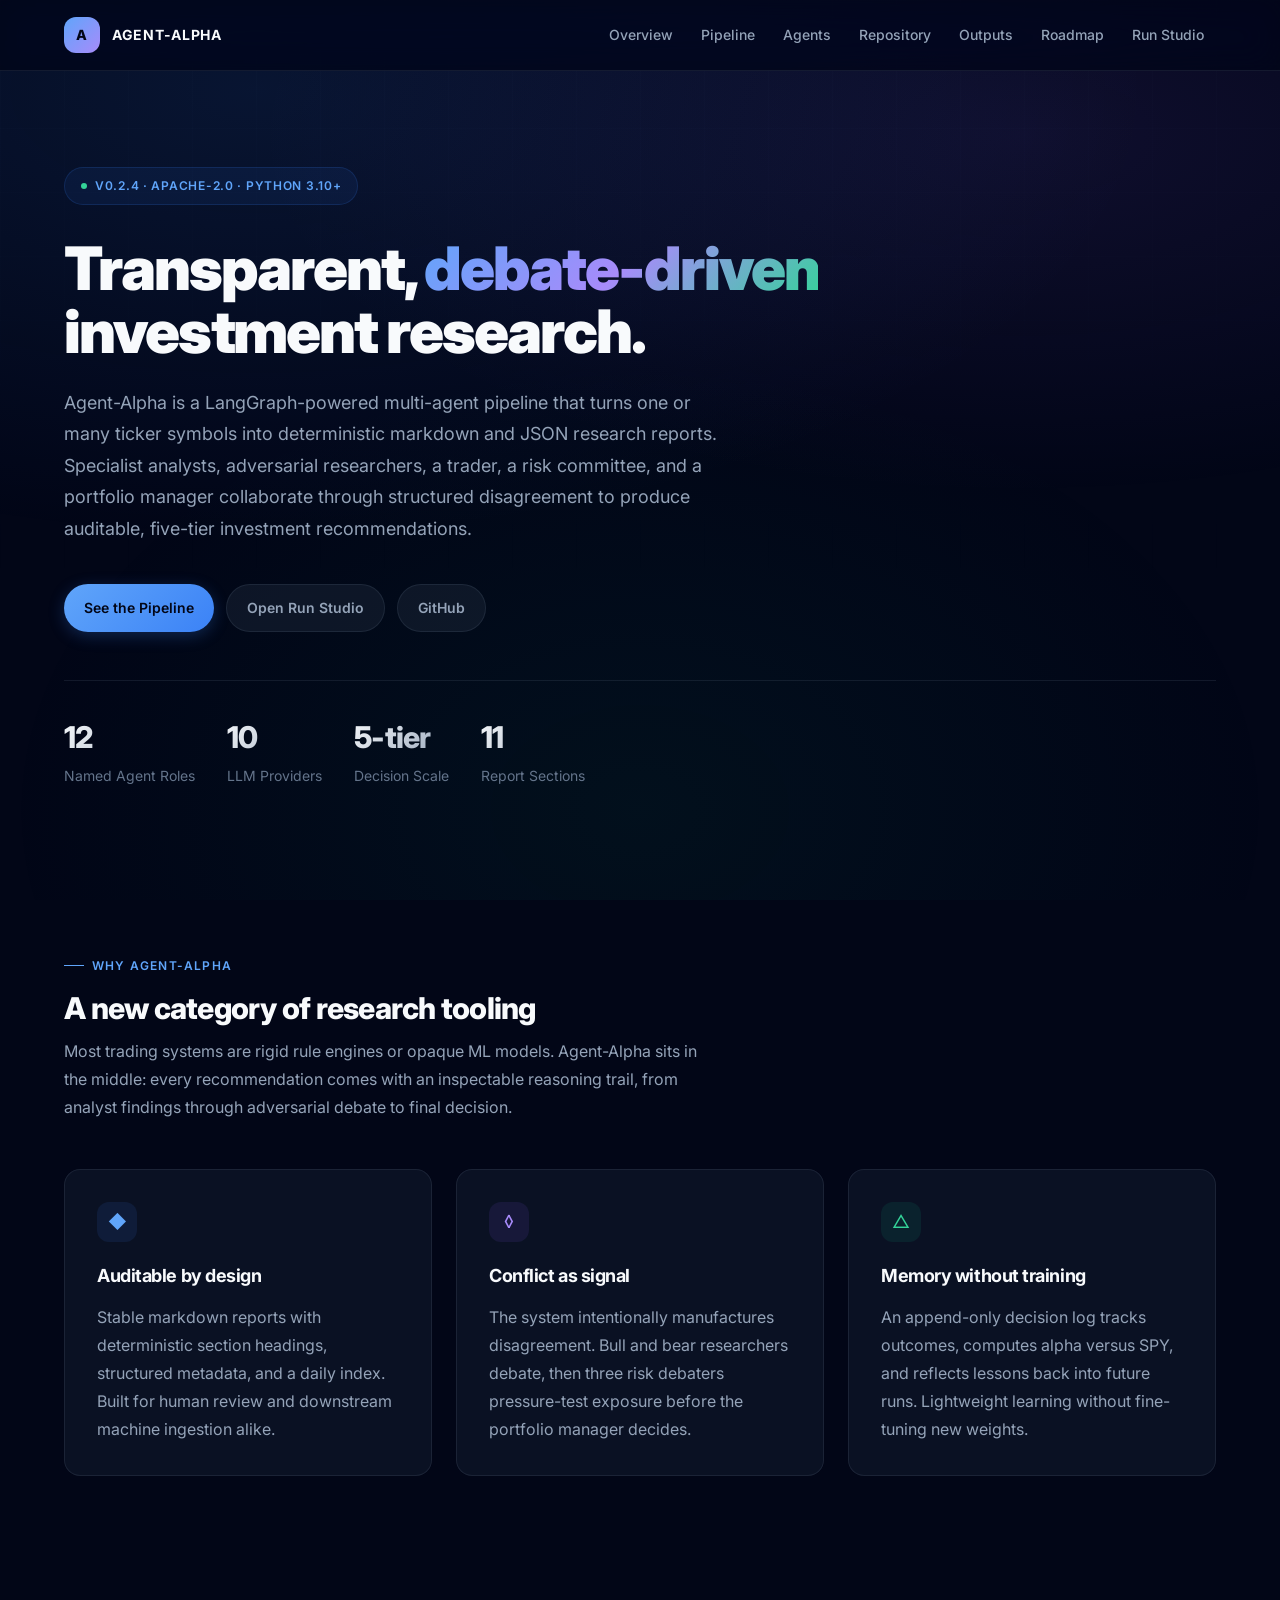
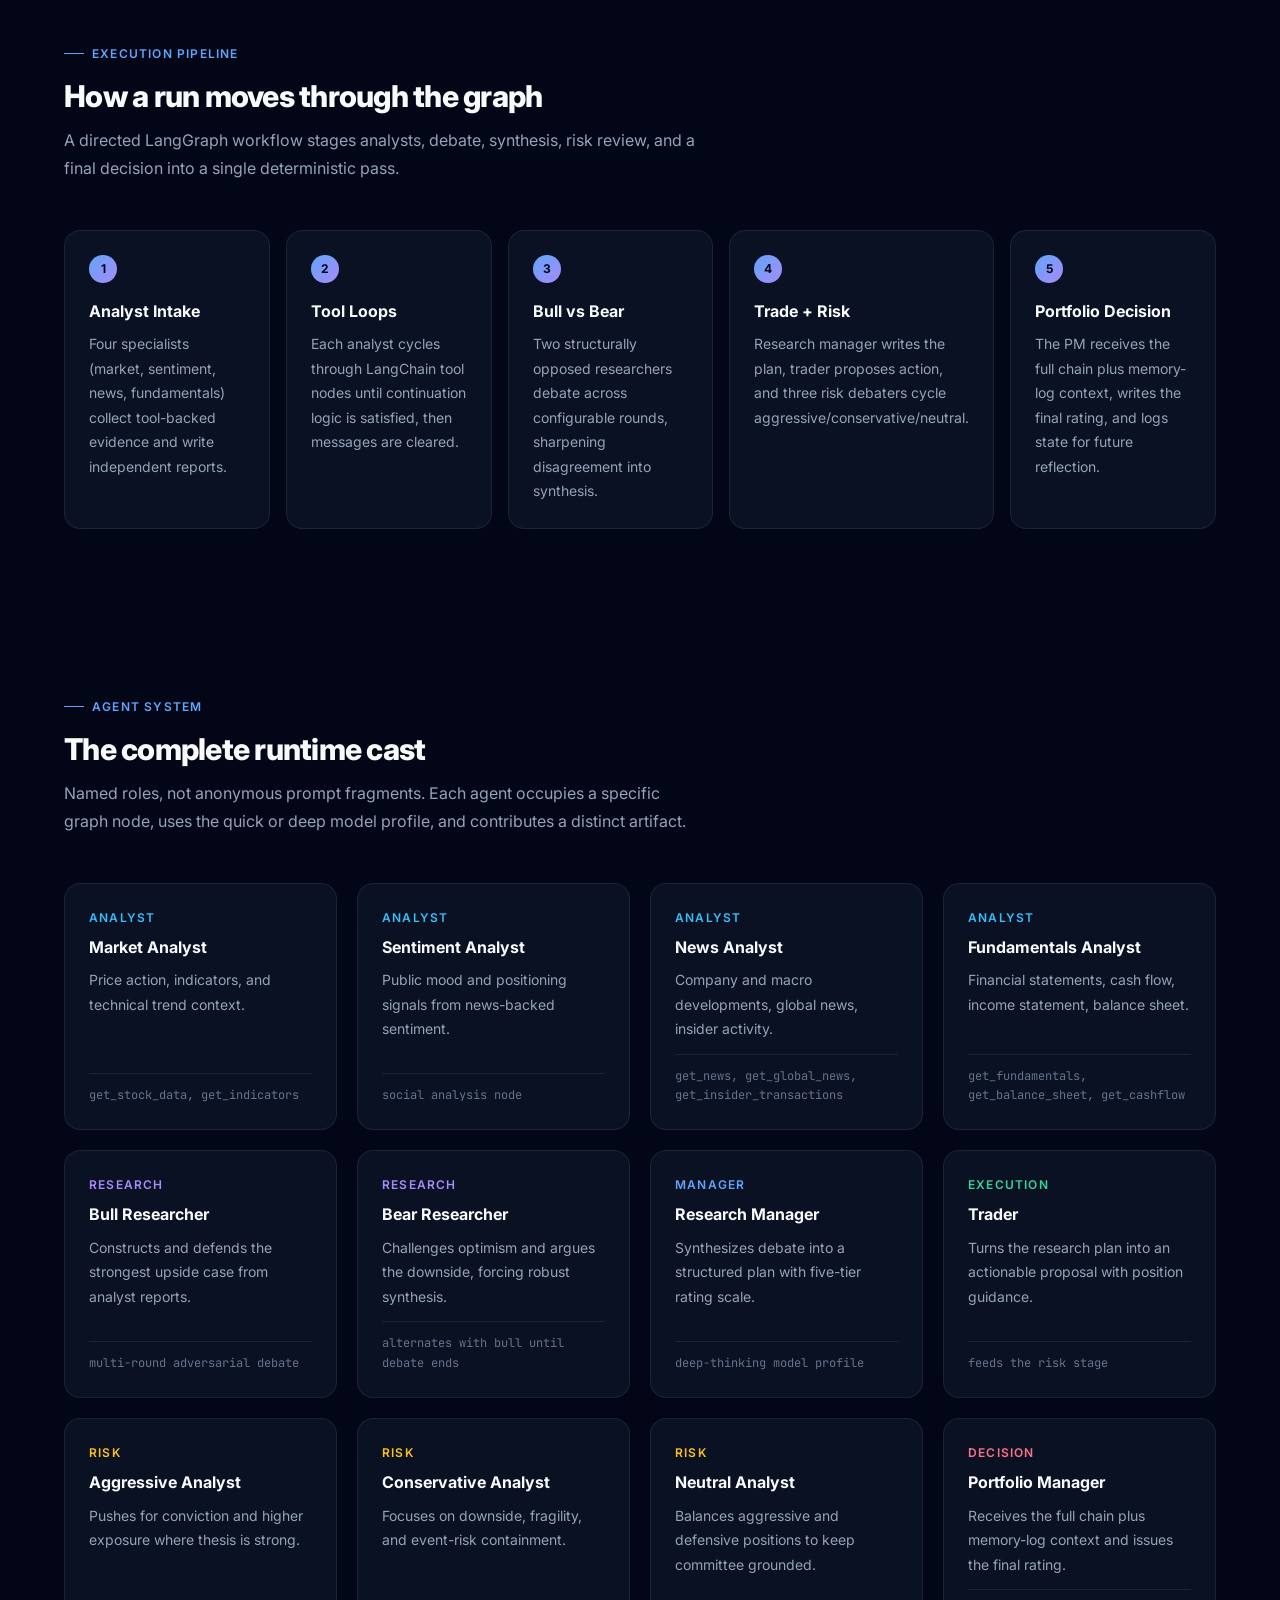
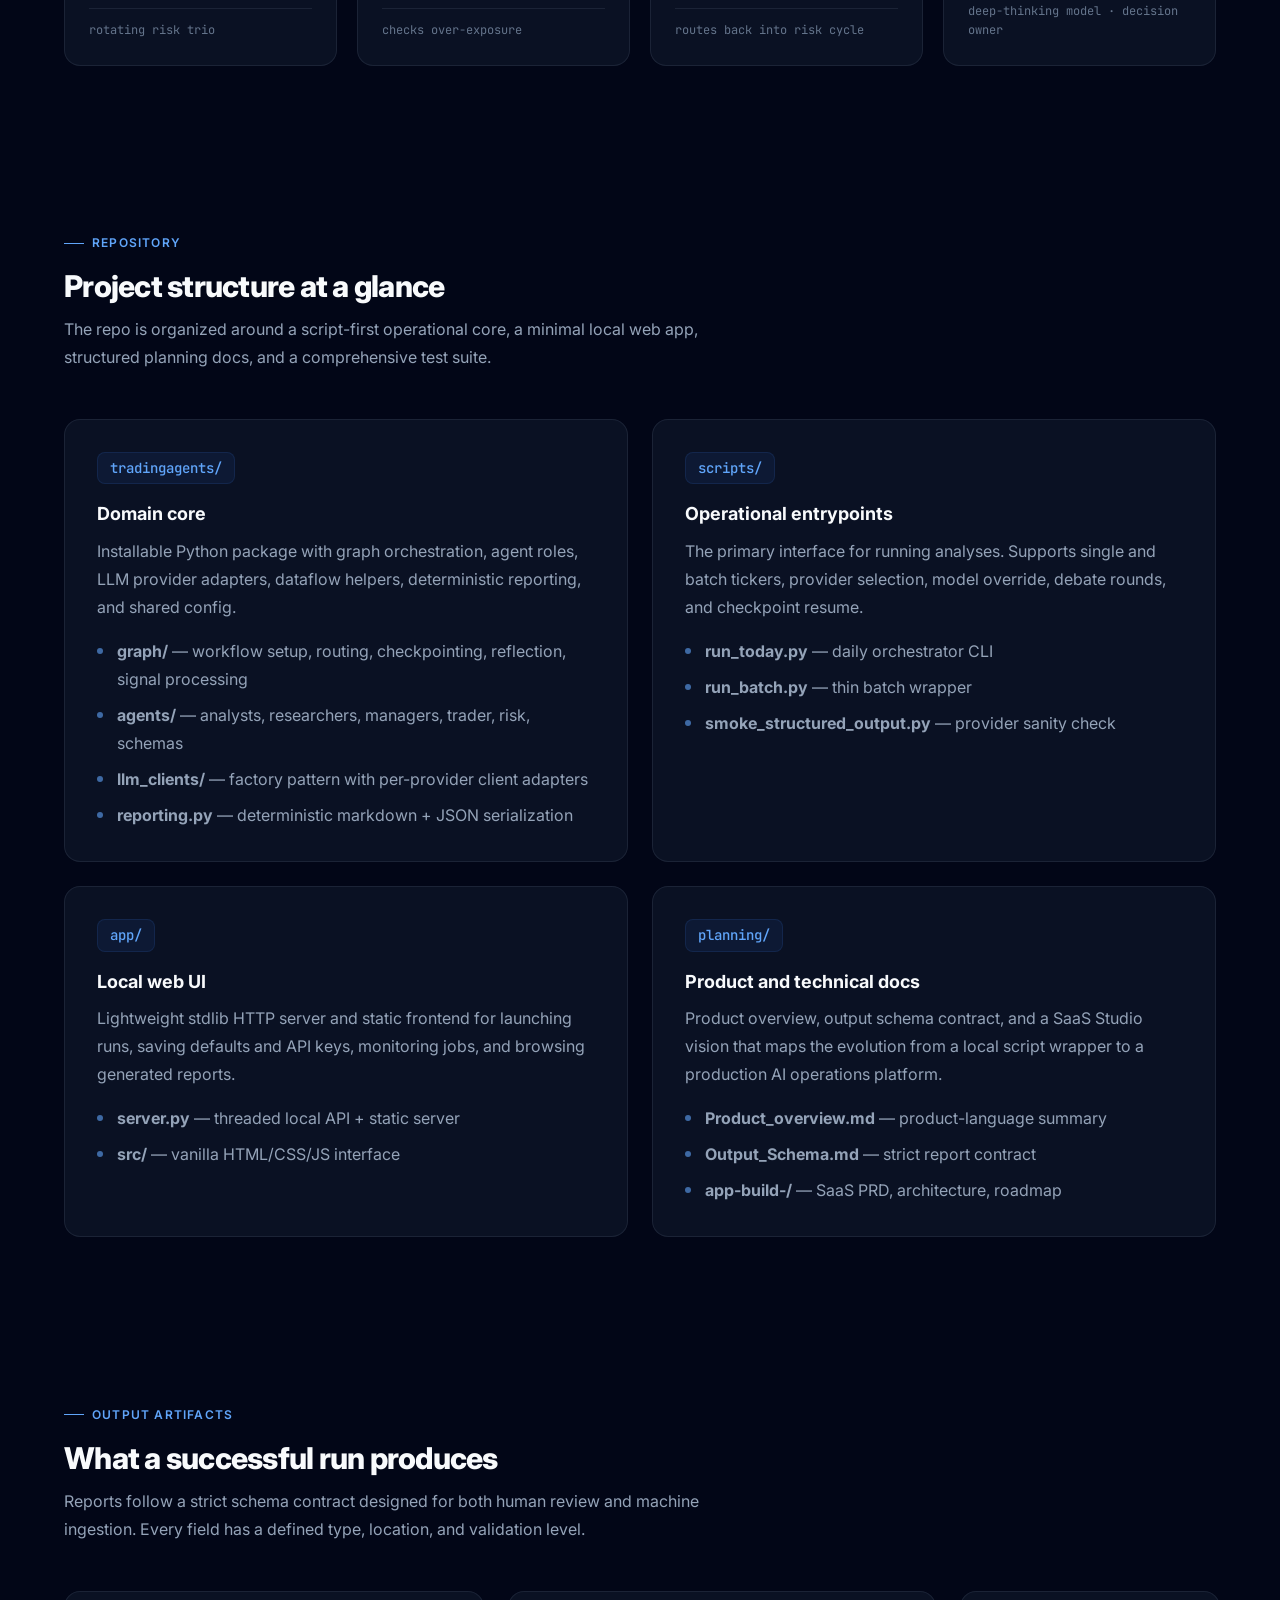
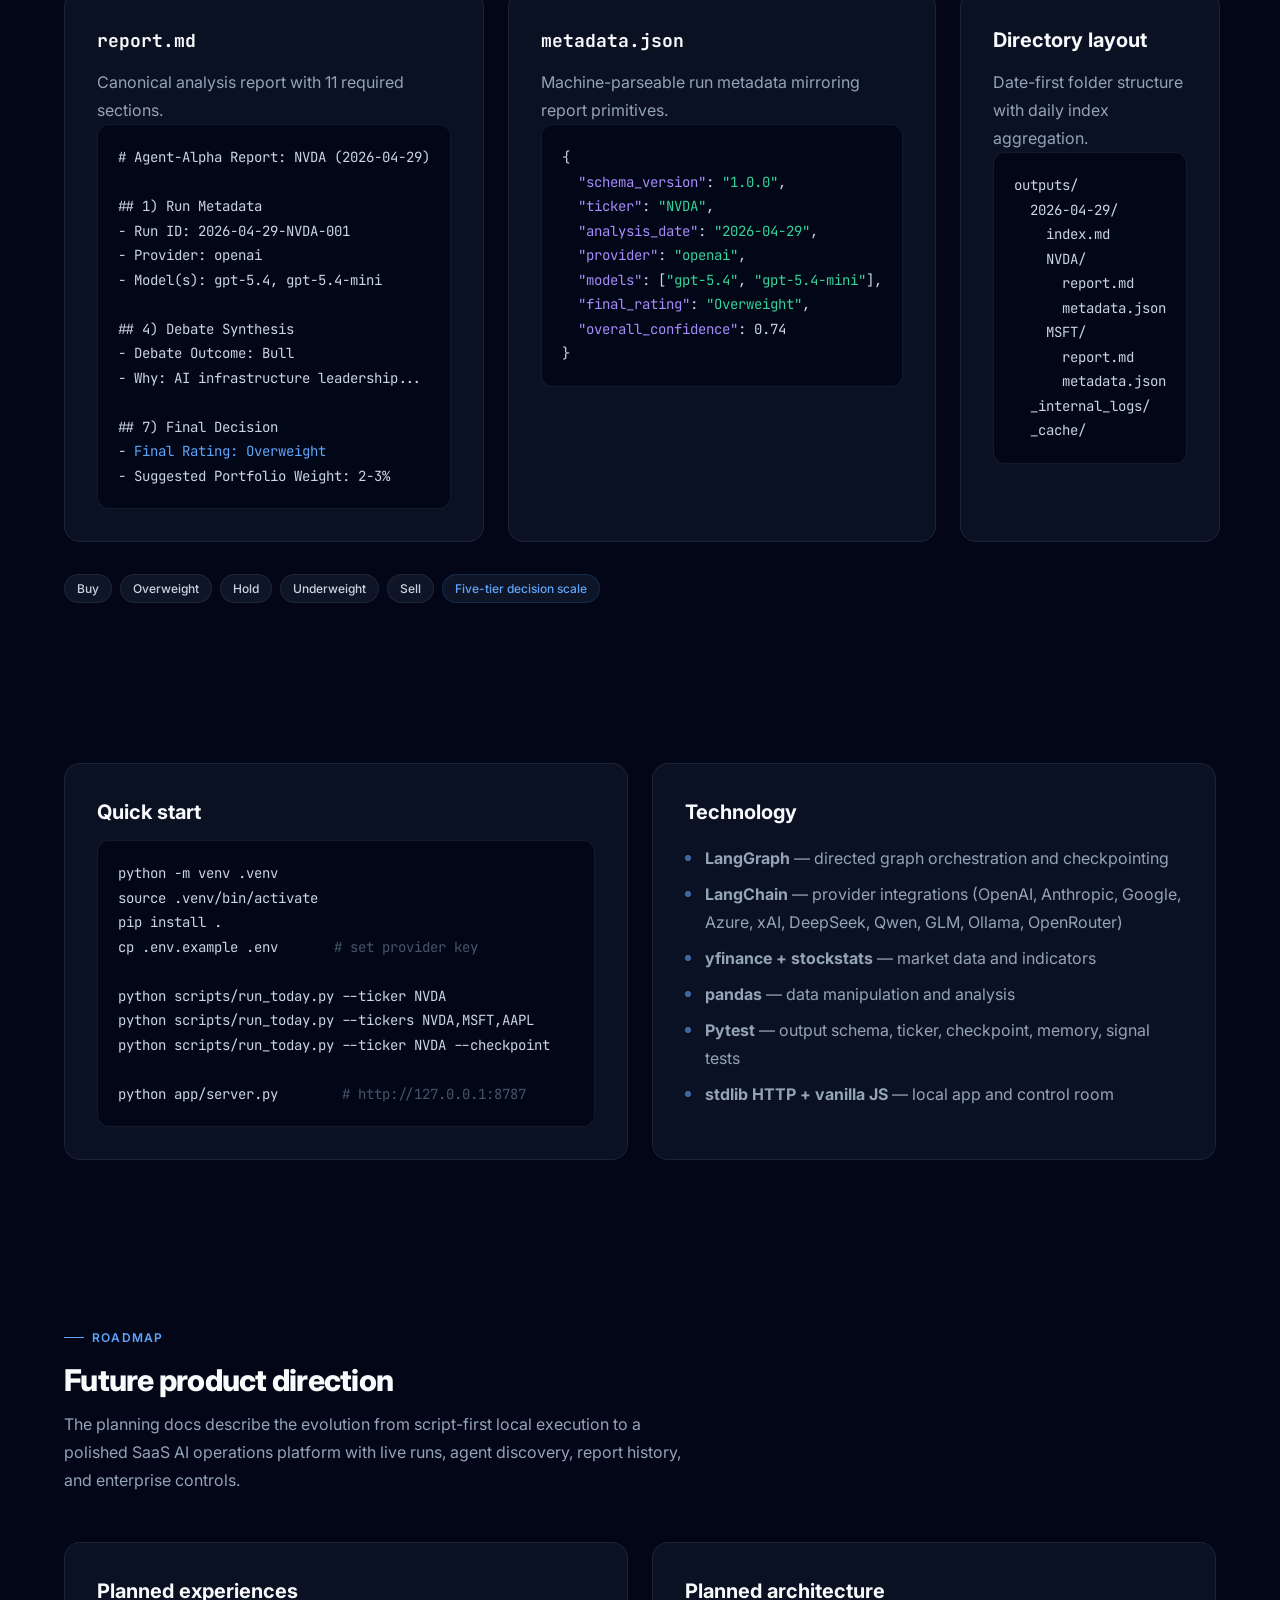
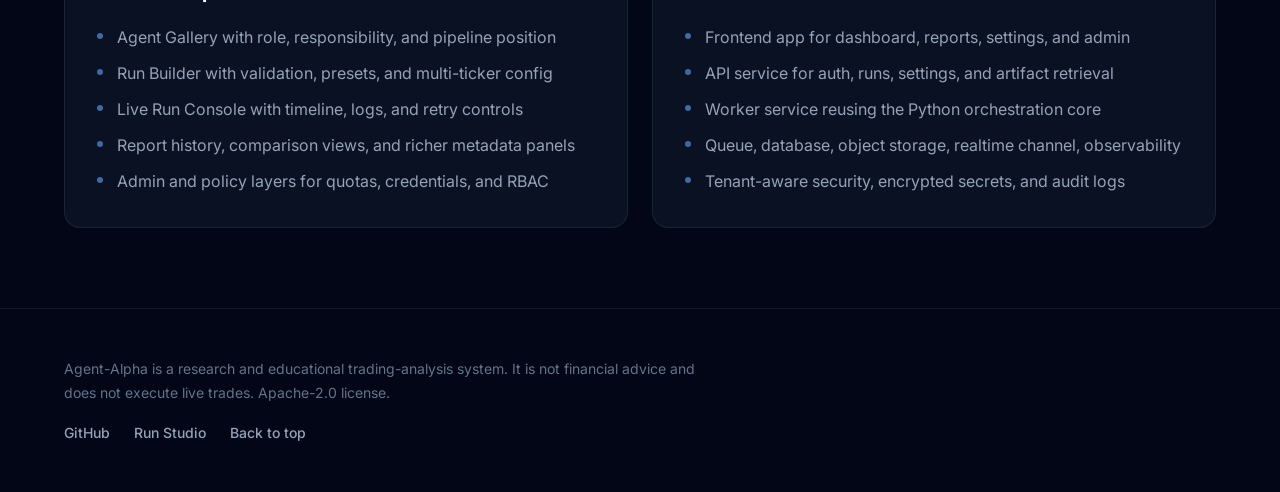
<file: app/src/agent-alpha-overview.html>
<!doctype html>
<html lang="en">
<head>
  <meta charset="UTF-8" />
  <meta name="viewport" content="width=device-width, initial-scale=1.0" />
  <title>Agent-Alpha &mdash; Multi-Agent Trading Research Orchestrator</title>
  <meta name="description" content="A LangGraph-powered multi-agent pipeline that turns ticker symbols into deterministic, auditable investment research reports." />
  <link rel="preconnect" href="https://fonts.googleapis.com" />
  <link rel="preconnect" href="https://fonts.gstatic.com" crossorigin />
  <link href="https://fonts.googleapis.com/css2?family=Inter:wght@400;500;600;700;800;900&family=JetBrains+Mono:wght@400;500&display=swap" rel="stylesheet" />
  <style>
    /* ================================================================
       DESIGN TOKENS  (primitive → semantic → component)
       Follows three-layer token architecture from design-system skill.
       Contrast ratios verified ≥ 4.5:1 per WCAG AA.
       ================================================================ */

    :root {
      /* ── Primitive ── */
      --p-white:    #FFFFFF;
      --p-gray-50:  #F8FAFC;
      --p-gray-100: #F1F5F9;
      --p-gray-200: #E2E8F0;
      --p-gray-300: #CBD5E1;
      --p-gray-400: #94A3B8;
      --p-gray-500: #64748B;
      --p-gray-600: #475569;
      --p-gray-700: #334155;
      --p-gray-800: #1E293B;
      --p-gray-900: #0F172A;
      --p-gray-950: #020617;
      --p-blue-400: #60A5FA;
      --p-blue-500: #3B82F6;
      --p-blue-600: #2563EB;
      --p-violet-400:#A78BFA;
      --p-violet-500:#8B5CF6;
      --p-emerald-400:#34D399;
      --p-emerald-500:#10B981;
      --p-amber-400: #FBBF24;
      --p-rose-400:  #FB7185;
      --p-sky-400:   #38BDF8;

      /* ── Semantic ── */
      --color-bg:          var(--p-gray-950);
      --color-bg-elevated: var(--p-gray-900);
      --color-bg-card:     rgba(15, 23, 42, 0.70);
      --color-bg-card-hover: rgba(30, 41, 59, 0.60);
      --color-surface:     rgba(30, 41, 59, 0.45);
      --color-border:      rgba(148, 163, 184, 0.12);
      --color-border-hover:rgba(148, 163, 184, 0.24);
      --color-text:        var(--p-gray-50);
      --color-text-secondary: var(--p-gray-400);
      --color-text-tertiary: var(--p-gray-500);
      --color-primary:     var(--p-blue-500);
      --color-primary-fg:  var(--p-white);
      --color-accent:      var(--p-violet-400);
      --color-success:     var(--p-emerald-400);
      --color-warning:     var(--p-amber-400);
      --color-danger:      var(--p-rose-400);

      /* ── Typography ── */
      --font-sans: 'Inter', ui-sans-serif, system-ui, -apple-system, BlinkMacSystemFont, sans-serif;
      --font-mono: 'JetBrains Mono', ui-monospace, SFMono-Regular, Menlo, Consolas, monospace;
      --text-xs:   0.75rem;
      --text-sm:   0.875rem;
      --text-base: 1rem;
      --text-lg:   1.125rem;
      --text-xl:   1.25rem;
      --text-2xl:  1.5rem;
      --text-3xl:  1.875rem;
      --text-4xl:  2.25rem;
      --text-5xl:  3rem;
      --text-6xl:  3.75rem;
      --leading-tight:  1.15;
      --leading-snug:   1.35;
      --leading-normal: 1.6;
      --leading-relaxed:1.75;
      --tracking-tight: -0.025em;
      --tracking-normal: 0;
      --tracking-wide:  0.05em;

      /* ── Spacing (4px base) ── */
      --space-1:  4px;   --space-2:  8px;   --space-3:  12px;
      --space-4:  16px;  --space-5:  20px;  --space-6:  24px;
      --space-8:  32px;  --space-10: 40px;  --space-12: 48px;
      --space-16: 64px;  --space-20: 80px;  --space-24: 96px;

      /* ── Radii ── */
      --radius-sm:  8px;
      --radius-md:  12px;
      --radius-lg:  16px;
      --radius-xl:  24px;
      --radius-full:9999px;

      /* ── Shadows ── */
      --shadow-sm:  0 1px 2px rgba(0,0,0,0.3);
      --shadow-md:  0 4px 16px rgba(0,0,0,0.25);
      --shadow-lg:  0 12px 40px rgba(0,0,0,0.3);
      --shadow-xl:  0 24px 64px rgba(0,0,0,0.35);
      --shadow-glow:0 0 60px rgba(59,130,246,0.15);

      /* ── Motion ── */
      --duration-fast:   150ms;
      --duration-normal: 250ms;
      --duration-slow:   400ms;
      --ease-out: cubic-bezier(0.16, 1, 0.3, 1);

      /* ── Layout ── */
      --max-w: 1200px;
    }

    @media (prefers-reduced-motion: reduce) {
      *, *::before, *::after {
        animation-duration: 0.01ms !important;
        transition-duration: 0.01ms !important;
      }
    }

    /* ================================================================
       BASE RESET + GLOBAL
       ================================================================ */
    *, *::before, *::after { box-sizing: border-box; margin: 0; padding: 0; }

    html { scroll-behavior: smooth; -webkit-font-smoothing: antialiased; }

    body {
      font-family: var(--font-sans);
      font-size: var(--text-base);
      line-height: var(--leading-normal);
      color: var(--color-text);
      background: var(--color-bg);
      overflow-x: hidden;
    }

    ::selection { background: rgba(59,130,246,0.35); color: var(--p-white); }

    a { color: inherit; text-decoration: none; }
    a:focus-visible, button:focus-visible {
      outline: 2px solid var(--color-primary);
      outline-offset: 2px;
      border-radius: var(--radius-sm);
    }

    img { max-width: 100%; display: block; }
    code { font-family: var(--font-mono); font-size: 0.9em; }

    /* ================================================================
       AMBIENT BACKGROUND
       ================================================================ */
    .ambient {
      position: fixed; inset: 0; z-index: -1; pointer-events: none;
      background:
        radial-gradient(ellipse 70% 50% at 20% 10%, rgba(59,130,246,0.12), transparent),
        radial-gradient(ellipse 60% 40% at 80% 15%, rgba(139,92,246,0.10), transparent),
        radial-gradient(ellipse 50% 50% at 50% 90%, rgba(16,185,129,0.06), transparent);
    }

    .grid-overlay {
      position: fixed; inset: 0; z-index: -1; pointer-events: none;
      background-image:
        linear-gradient(rgba(148,163,184,0.04) 1px, transparent 1px),
        linear-gradient(90deg, rgba(148,163,184,0.04) 1px, transparent 1px);
      background-size: 64px 64px;
      mask-image: linear-gradient(180deg, rgba(0,0,0,0.5) 0%, transparent 70%);
    }

    /* ================================================================
       NAVIGATION
       ================================================================ */
    .nav {
      position: sticky; top: 0; z-index: 50;
      backdrop-filter: blur(16px) saturate(180%);
      -webkit-backdrop-filter: blur(16px) saturate(180%);
      background: rgba(2, 6, 23, 0.80);
      border-bottom: 1px solid var(--color-border);
    }

    .nav-inner {
      max-width: var(--max-w);
      margin: 0 auto;
      padding: var(--space-4) var(--space-6);
      display: flex;
      align-items: center;
      justify-content: space-between;
      gap: var(--space-4);
    }

    .nav-brand {
      display: flex; align-items: center; gap: var(--space-3);
    }

    .nav-logo {
      width: 36px; height: 36px;
      border-radius: var(--radius-md);
      display: grid; place-items: center;
      font-weight: 800; font-size: var(--text-sm);
      letter-spacing: var(--tracking-wide);
      color: var(--color-bg);
      background: linear-gradient(135deg, var(--p-blue-400), var(--p-violet-400));
    }

    .nav-title {
      font-size: var(--text-sm);
      font-weight: 700;
      letter-spacing: var(--tracking-wide);
      text-transform: uppercase;
      color: var(--color-text);
    }

    .nav-links {
      display: flex; flex-wrap: wrap; gap: var(--space-1);
    }

    .nav-links a {
      padding: var(--space-2) var(--space-3);
      border-radius: var(--radius-full);
      font-size: var(--text-sm);
      font-weight: 500;
      color: var(--color-text-secondary);
      transition: color var(--duration-fast) var(--ease-out), background var(--duration-fast) var(--ease-out);
    }

    .nav-links a:hover {
      color: var(--color-text);
      background: var(--color-surface);
    }

    /* ================================================================
       SECTION WRAPPER
       ================================================================ */
    .w { max-width: var(--max-w); margin: 0 auto; padding: 0 var(--space-6); }

    section { padding: var(--space-20) 0; }

    .section-label {
      display: inline-flex; align-items: center; gap: var(--space-2);
      font-size: var(--text-xs); font-weight: 600;
      text-transform: uppercase; letter-spacing: 0.1em;
      color: var(--p-blue-400);
      margin-bottom: var(--space-4);
    }

    .section-label::before {
      content: ""; display: block;
      width: 20px; height: 1px; background: var(--p-blue-400);
    }

    .section-title {
      font-size: var(--text-3xl); font-weight: 800;
      letter-spacing: var(--tracking-tight);
      line-height: var(--leading-tight);
      margin-bottom: var(--space-3);
    }

    .section-desc {
      max-width: 64ch;
      color: var(--color-text-secondary);
      line-height: var(--leading-relaxed);
    }

    .section-header { margin-bottom: var(--space-12); }

    /* ================================================================
       HERO
       ================================================================ */
    .hero {
      padding: var(--space-24) 0 var(--space-20);
      position: relative;
    }

    .hero-inner { max-width: 760px; }

    .hero-badge {
      display: inline-flex; align-items: center; gap: var(--space-2);
      padding: var(--space-2) var(--space-4);
      border-radius: var(--radius-full);
      font-size: var(--text-xs); font-weight: 600;
      letter-spacing: 0.06em;
      text-transform: uppercase;
      color: var(--p-blue-400);
      background: rgba(59,130,246,0.08);
      border: 1px solid rgba(59,130,246,0.16);
      margin-bottom: var(--space-8);
    }

    .hero-badge-dot {
      width: 6px; height: 6px;
      border-radius: var(--radius-full);
      background: var(--p-emerald-400);
      animation: pulse 2s ease-in-out infinite;
    }

    @keyframes pulse {
      0%, 100% { opacity: 1; }
      50% { opacity: 0.4; }
    }

    .hero h1 {
      font-size: clamp(var(--text-4xl), 6vw, var(--text-6xl));
      font-weight: 900;
      line-height: 1.05;
      letter-spacing: -0.035em;
      margin-bottom: var(--space-6);
    }

    .hero h1 .gradient {
      background: linear-gradient(135deg, var(--p-blue-400), var(--p-violet-400), var(--p-emerald-400));
      -webkit-background-clip: text;
      -webkit-text-fill-color: transparent;
      background-clip: text;
    }

    .hero-lead {
      font-size: var(--text-lg);
      color: var(--color-text-secondary);
      line-height: var(--leading-relaxed);
      max-width: 60ch;
      margin-bottom: var(--space-10);
    }

    .hero-actions { display: flex; flex-wrap: wrap; gap: var(--space-3); }

    .btn {
      display: inline-flex; align-items: center; gap: var(--space-2);
      padding: var(--space-3) var(--space-5);
      border-radius: var(--radius-full);
      font-size: var(--text-sm); font-weight: 600;
      border: none; cursor: pointer;
      transition: transform var(--duration-fast) var(--ease-out), box-shadow var(--duration-fast) var(--ease-out);
    }

    .btn:hover { transform: translateY(-1px); }

    .btn-primary {
      color: var(--color-bg);
      background: linear-gradient(135deg, var(--p-blue-400) 0%, var(--p-blue-500) 100%);
      box-shadow: 0 4px 16px rgba(59,130,246,0.25);
    }

    .btn-primary:hover { box-shadow: 0 8px 24px rgba(59,130,246,0.35); }

    .btn-ghost {
      color: var(--color-text-secondary);
      background: var(--color-surface);
      border: 1px solid var(--color-border);
    }

    .btn-ghost:hover { color: var(--color-text); border-color: var(--color-border-hover); }

    .hero-stats {
      display: flex; flex-wrap: wrap; gap: var(--space-8);
      margin-top: var(--space-12);
      padding-top: var(--space-8);
      border-top: 1px solid var(--color-border);
    }

    .stat-num {
      font-size: var(--text-3xl); font-weight: 800;
      letter-spacing: var(--tracking-tight);
      background: linear-gradient(135deg, var(--color-text), var(--color-text-secondary));
      -webkit-background-clip: text; -webkit-text-fill-color: transparent;
      background-clip: text;
    }

    .stat-label {
      font-size: var(--text-sm);
      color: var(--color-text-tertiary);
      margin-top: var(--space-1);
    }

    /* ================================================================
       CARDS (universal)
       ================================================================ */
    .card {
      background: var(--color-bg-card);
      border: 1px solid var(--color-border);
      border-radius: var(--radius-lg);
      padding: var(--space-8);
      transition: border-color var(--duration-normal) var(--ease-out), box-shadow var(--duration-normal) var(--ease-out);
      backdrop-filter: blur(12px);
    }

    .card:hover {
      border-color: var(--color-border-hover);
      box-shadow: var(--shadow-glow);
    }

    .card-icon {
      width: 40px; height: 40px;
      border-radius: var(--radius-md);
      display: grid; place-items: center;
      font-size: var(--text-lg);
      margin-bottom: var(--space-5);
    }

    .card h3 {
      font-size: var(--text-lg); font-weight: 700;
      letter-spacing: var(--tracking-tight);
      margin-bottom: var(--space-3);
    }

    .card p { color: var(--color-text-secondary); line-height: var(--leading-relaxed); }

    .card-list {
      list-style: none; margin-top: var(--space-4);
      display: grid; gap: var(--space-2);
    }

    .card-list li {
      position: relative; padding-left: var(--space-5);
      color: var(--color-text-secondary); line-height: var(--leading-relaxed);
    }

    .card-list li::before {
      content: ""; position: absolute;
      left: 0; top: 0.65em;
      width: 6px; height: 6px;
      border-radius: var(--radius-full);
      background: var(--p-blue-400);
      opacity: 0.6;
    }

    /* ================================================================
       GRIDS
       ================================================================ */
    .grid-2 { display: grid; grid-template-columns: repeat(2, 1fr); gap: var(--space-6); }
    .grid-3 { display: grid; grid-template-columns: repeat(3, 1fr); gap: var(--space-6); }
    .grid-4 { display: grid; grid-template-columns: repeat(4, 1fr); gap: var(--space-5); }

    /* ================================================================
       PIPELINE
       ================================================================ */
    .pipeline-grid {
      display: grid;
      grid-template-columns: repeat(5, 1fr);
      gap: var(--space-4);
    }

    .stage {
      background: var(--color-bg-card);
      border: 1px solid var(--color-border);
      border-radius: var(--radius-lg);
      padding: var(--space-6);
      position: relative;
      transition: border-color var(--duration-normal) var(--ease-out);
    }

    .stage:hover { border-color: var(--color-border-hover); }

    .stage-num {
      width: 28px; height: 28px;
      border-radius: var(--radius-full);
      display: grid; place-items: center;
      font-size: var(--text-xs); font-weight: 700;
      color: var(--color-bg);
      background: linear-gradient(135deg, var(--p-blue-400), var(--p-violet-400));
      margin-bottom: var(--space-4);
    }

    .stage h4 {
      font-size: var(--text-base); font-weight: 700;
      margin-bottom: var(--space-2);
    }

    .stage p {
      font-size: var(--text-sm);
      color: var(--color-text-secondary);
      line-height: var(--leading-relaxed);
    }

    /* ================================================================
       AGENTS
       ================================================================ */
    .agent {
      background: var(--color-bg-card);
      border: 1px solid var(--color-border);
      border-radius: var(--radius-lg);
      padding: var(--space-6);
      display: flex; flex-direction: column;
      transition: border-color var(--duration-normal) var(--ease-out), transform var(--duration-normal) var(--ease-out);
    }

    .agent:hover { border-color: var(--color-border-hover); transform: translateY(-2px); }

    .agent-role {
      font-size: var(--text-xs); font-weight: 600;
      text-transform: uppercase; letter-spacing: 0.1em;
      margin-bottom: var(--space-2);
    }

    .agent h4 {
      font-size: var(--text-base); font-weight: 700;
      margin-bottom: var(--space-2);
    }

    .agent p {
      font-size: var(--text-sm);
      color: var(--color-text-secondary);
      line-height: var(--leading-relaxed);
      flex: 1;
    }

    .agent-detail {
      margin-top: var(--space-3);
      padding-top: var(--space-3);
      border-top: 1px solid var(--color-border);
      font-size: var(--text-xs);
      color: var(--color-text-tertiary);
      font-family: var(--font-mono);
    }

    .role-analyst  { color: var(--p-sky-400); }
    .role-research { color: var(--p-violet-400); }
    .role-manager  { color: var(--p-blue-400); }
    .role-exec     { color: var(--p-emerald-400); }
    .role-risk     { color: var(--p-amber-400); }
    .role-final    { color: var(--p-rose-400); }

    /* ================================================================
       CODE PREVIEW
       ================================================================ */
    .code-block {
      background: rgba(2,6,23,0.85);
      border: 1px solid var(--color-border);
      border-radius: var(--radius-md);
      padding: var(--space-5);
      font-family: var(--font-mono);
      font-size: var(--text-sm);
      line-height: var(--leading-relaxed);
      color: var(--p-gray-300);
      overflow-x: auto;
      white-space: pre;
    }

    .code-block .hl { color: var(--p-blue-400); }
    .code-block .cm { color: var(--p-gray-600); }
    .code-block .str { color: var(--p-emerald-400); }
    .code-block .key { color: var(--p-violet-400); }

    /* ================================================================
       REPO MAP
       ================================================================ */
    .repo-item {
      background: var(--color-bg-card);
      border: 1px solid var(--color-border);
      border-radius: var(--radius-lg);
      padding: var(--space-8);
      transition: border-color var(--duration-normal) var(--ease-out);
    }

    .repo-item:hover { border-color: var(--color-border-hover); }

    .repo-path {
      display: inline-block;
      font-family: var(--font-mono);
      font-size: var(--text-sm);
      font-weight: 500;
      color: var(--p-blue-400);
      background: rgba(59,130,246,0.08);
      padding: var(--space-1) var(--space-3);
      border-radius: var(--radius-sm);
      border: 1px solid rgba(59,130,246,0.12);
      margin-bottom: var(--space-4);
    }

    .repo-item h3 {
      font-size: var(--text-lg); font-weight: 700;
      margin-bottom: var(--space-2);
    }

    .repo-item p {
      color: var(--color-text-secondary);
      line-height: var(--leading-relaxed);
      margin-bottom: var(--space-3);
    }

    /* ================================================================
       BADGES / PILLS
       ================================================================ */
    .tag-row { display: flex; flex-wrap: wrap; gap: var(--space-2); margin-top: var(--space-4); }

    .tag {
      padding: var(--space-1) var(--space-3);
      border-radius: var(--radius-full);
      font-size: var(--text-xs); font-weight: 500;
      color: var(--p-gray-300);
      background: var(--color-surface);
      border: 1px solid var(--color-border);
    }

    /* ================================================================
       CALLOUT
       ================================================================ */
    .callout {
      background: var(--color-bg-card);
      border: 1px solid var(--color-border);
      border-radius: var(--radius-lg);
      padding: var(--space-8);
    }

    .callout h3 {
      font-size: var(--text-xl); font-weight: 700;
      margin-bottom: var(--space-3);
    }

    .callout p {
      color: var(--color-text-secondary);
      line-height: var(--leading-relaxed);
    }

    /* ================================================================
       FOOTER
       ================================================================ */
    .site-footer {
      padding: var(--space-12) 0;
      border-top: 1px solid var(--color-border);
    }

    .site-footer p {
      color: var(--color-text-tertiary);
      font-size: var(--text-sm);
      line-height: var(--leading-relaxed);
      max-width: 72ch;
    }

    .footer-links {
      display: flex; gap: var(--space-6);
      margin-top: var(--space-4);
    }

    .footer-links a {
      font-size: var(--text-sm); font-weight: 500;
      color: var(--color-text-secondary);
      transition: color var(--duration-fast);
    }

    .footer-links a:hover { color: var(--color-text); }

    /* ================================================================
       RESPONSIVE  (mobile-first breakpoints)
       ================================================================ */
    @media (max-width: 1080px) {
      .pipeline-grid { grid-template-columns: repeat(3, 1fr); }
      .grid-4 { grid-template-columns: repeat(3, 1fr); }
    }

    @media (max-width: 860px) {
      .nav-links { display: none; }
      .hero { padding: var(--space-16) 0 var(--space-12); }
      .section-title { font-size: var(--text-2xl); }
      section { padding: var(--space-16) 0; }
      .grid-2, .grid-3, .pipeline-grid, .grid-4 { grid-template-columns: repeat(2, 1fr); }
      .hero-stats { gap: var(--space-6); }
    }

    @media (max-width: 600px) {
      .grid-2, .grid-3, .pipeline-grid, .grid-4 { grid-template-columns: 1fr; }
      .hero-stats { flex-direction: column; gap: var(--space-4); }
      .w { padding: 0 var(--space-4); }
      .card, .callout, .repo-item, .stage, .agent { padding: var(--space-5); }
    }
  </style>
</head>
<body>
  <div class="ambient"></div>
  <div class="grid-overlay"></div>

  <!-- ────────────────────────── NAV ────────────────────────── -->
  <nav class="nav" role="navigation" aria-label="Primary">
    <div class="nav-inner">
      <a href="#" class="nav-brand" aria-label="Agent-Alpha home">
        <div class="nav-logo" aria-hidden="true">A</div>
        <span class="nav-title">Agent-Alpha</span>
      </a>
      <div class="nav-links">
        <a href="#overview">Overview</a>
        <a href="#pipeline">Pipeline</a>
        <a href="#agents">Agents</a>
        <a href="#repo">Repository</a>
        <a href="#outputs">Outputs</a>
        <a href="#roadmap">Roadmap</a>
        <a href="/studio.html">Run Studio</a>
      </div>
    </div>
  </nav>

  <!-- ────────────────────────── HERO ────────────────────────── -->
  <section class="hero" id="overview">
    <div class="w">
      <div class="hero-inner">
        <div class="hero-badge">
          <span class="hero-badge-dot" aria-hidden="true"></span>
          v0.2.4 &middot; Apache-2.0 &middot; Python 3.10+
        </div>

        <h1>Transparent, <span class="gradient">debate-driven</span> investment research.</h1>

        <p class="hero-lead">
          Agent-Alpha is a LangGraph-powered multi-agent pipeline that turns one or many ticker symbols into deterministic
          markdown and JSON research reports. Specialist analysts, adversarial researchers, a trader, a risk committee, and a
          portfolio manager collaborate through structured disagreement to produce auditable, five-tier investment recommendations.
        </p>

        <div class="hero-actions">
          <a href="#pipeline" class="btn btn-primary">See the Pipeline</a>
          <a href="/studio.html" class="btn btn-ghost">Open Run Studio</a>
          <a href="https://github.com/anthonyjohn17/Agent-Alpha" class="btn btn-ghost" target="_blank" rel="noopener">GitHub</a>
        </div>
      </div>

      <div class="hero-stats">
        <div><div class="stat-num">12</div><div class="stat-label">Named Agent Roles</div></div>
        <div><div class="stat-num">10</div><div class="stat-label">LLM Providers</div></div>
        <div><div class="stat-num">5-tier</div><div class="stat-label">Decision Scale</div></div>
        <div><div class="stat-num">11</div><div class="stat-label">Report Sections</div></div>
      </div>
    </div>
  </section>

  <!-- ────────────────────────── VALUE PROPS ────────────────────────── -->
  <section>
    <div class="w">
      <div class="section-header">
        <div class="section-label">Why Agent-Alpha</div>
        <h2 class="section-title">A new category of research tooling</h2>
        <p class="section-desc">
          Most trading systems are rigid rule engines or opaque ML models. Agent-Alpha sits in the middle: every recommendation
          comes with an inspectable reasoning trail, from analyst findings through adversarial debate to final decision.
        </p>
      </div>

      <div class="grid-3">
        <article class="card">
          <div class="card-icon" style="background:rgba(59,130,246,0.1); color:var(--p-blue-400);">&#9670;</div>
          <h3>Auditable by design</h3>
          <p>Stable markdown reports with deterministic section headings, structured metadata, and a daily index. Built for human review and downstream machine ingestion alike.</p>
        </article>

        <article class="card">
          <div class="card-icon" style="background:rgba(139,92,246,0.1); color:var(--p-violet-400);">&#9674;</div>
          <h3>Conflict as signal</h3>
          <p>The system intentionally manufactures disagreement. Bull and bear researchers debate, then three risk debaters pressure-test exposure before the portfolio manager decides.</p>
        </article>

        <article class="card">
          <div class="card-icon" style="background:rgba(16,185,129,0.1); color:var(--p-emerald-400);">&#9651;</div>
          <h3>Memory without training</h3>
          <p>An append-only decision log tracks outcomes, computes alpha versus SPY, and reflects lessons back into future runs. Lightweight learning without fine-tuning new weights.</p>
        </article>
      </div>
    </div>
  </section>

  <!-- ────────────────────────── PIPELINE ────────────────────────── -->
  <section id="pipeline">
    <div class="w">
      <div class="section-header">
        <div class="section-label">Execution Pipeline</div>
        <h2 class="section-title">How a run moves through the graph</h2>
        <p class="section-desc">
          A directed LangGraph workflow stages analysts, debate, synthesis, risk review, and a final decision into a single deterministic pass.
        </p>
      </div>

      <div class="pipeline-grid">
        <article class="stage">
          <div class="stage-num">1</div>
          <h4>Analyst Intake</h4>
          <p>Four specialists (market, sentiment, news, fundamentals) collect tool-backed evidence and write independent reports.</p>
        </article>
        <article class="stage">
          <div class="stage-num">2</div>
          <h4>Tool Loops</h4>
          <p>Each analyst cycles through LangChain tool nodes until continuation logic is satisfied, then messages are cleared.</p>
        </article>
        <article class="stage">
          <div class="stage-num">3</div>
          <h4>Bull vs Bear</h4>
          <p>Two structurally opposed researchers debate across configurable rounds, sharpening disagreement into synthesis.</p>
        </article>
        <article class="stage">
          <div class="stage-num">4</div>
          <h4>Trade + Risk</h4>
          <p>Research manager writes the plan, trader proposes action, and three risk debaters cycle aggressive/conservative/neutral.</p>
        </article>
        <article class="stage">
          <div class="stage-num">5</div>
          <h4>Portfolio Decision</h4>
          <p>The PM receives the full chain plus memory-log context, writes the final rating, and logs state for future reflection.</p>
        </article>
      </div>
    </div>
  </section>

  <!-- ────────────────────────── AGENTS ────────────────────────── -->
  <section id="agents">
    <div class="w">
      <div class="section-header">
        <div class="section-label">Agent System</div>
        <h2 class="section-title">The complete runtime cast</h2>
        <p class="section-desc">
          Named roles, not anonymous prompt fragments. Each agent occupies a specific graph node, uses the quick or deep model profile, and contributes a distinct artifact.
        </p>
      </div>

      <div class="grid-4">
        <article class="agent">
          <div class="agent-role role-analyst">Analyst</div>
          <h4>Market Analyst</h4>
          <p>Price action, indicators, and technical trend context.</p>
          <div class="agent-detail">get_stock_data, get_indicators</div>
        </article>
        <article class="agent">
          <div class="agent-role role-analyst">Analyst</div>
          <h4>Sentiment Analyst</h4>
          <p>Public mood and positioning signals from news-backed sentiment.</p>
          <div class="agent-detail">social analysis node</div>
        </article>
        <article class="agent">
          <div class="agent-role role-analyst">Analyst</div>
          <h4>News Analyst</h4>
          <p>Company and macro developments, global news, insider activity.</p>
          <div class="agent-detail">get_news, get_global_news, get_insider_transactions</div>
        </article>
        <article class="agent">
          <div class="agent-role role-analyst">Analyst</div>
          <h4>Fundamentals Analyst</h4>
          <p>Financial statements, cash flow, income statement, balance sheet.</p>
          <div class="agent-detail">get_fundamentals, get_balance_sheet, get_cashflow</div>
        </article>
        <article class="agent">
          <div class="agent-role role-research">Research</div>
          <h4>Bull Researcher</h4>
          <p>Constructs and defends the strongest upside case from analyst reports.</p>
          <div class="agent-detail">multi-round adversarial debate</div>
        </article>
        <article class="agent">
          <div class="agent-role role-research">Research</div>
          <h4>Bear Researcher</h4>
          <p>Challenges optimism and argues the downside, forcing robust synthesis.</p>
          <div class="agent-detail">alternates with bull until debate ends</div>
        </article>
        <article class="agent">
          <div class="agent-role role-manager">Manager</div>
          <h4>Research Manager</h4>
          <p>Synthesizes debate into a structured plan with five-tier rating scale.</p>
          <div class="agent-detail">deep-thinking model profile</div>
        </article>
        <article class="agent">
          <div class="agent-role role-exec">Execution</div>
          <h4>Trader</h4>
          <p>Turns the research plan into an actionable proposal with position guidance.</p>
          <div class="agent-detail">feeds the risk stage</div>
        </article>
        <article class="agent">
          <div class="agent-role role-risk">Risk</div>
          <h4>Aggressive Analyst</h4>
          <p>Pushes for conviction and higher exposure where thesis is strong.</p>
          <div class="agent-detail">rotating risk trio</div>
        </article>
        <article class="agent">
          <div class="agent-role role-risk">Risk</div>
          <h4>Conservative Analyst</h4>
          <p>Focuses on downside, fragility, and event-risk containment.</p>
          <div class="agent-detail">checks over-exposure</div>
        </article>
        <article class="agent">
          <div class="agent-role role-risk">Risk</div>
          <h4>Neutral Analyst</h4>
          <p>Balances aggressive and defensive positions to keep committee grounded.</p>
          <div class="agent-detail">routes back into risk cycle</div>
        </article>
        <article class="agent">
          <div class="agent-role role-final">Decision</div>
          <h4>Portfolio Manager</h4>
          <p>Receives the full chain plus memory-log context and issues the final rating.</p>
          <div class="agent-detail">deep-thinking model &middot; decision owner</div>
        </article>
      </div>
    </div>
  </section>

  <!-- ────────────────────────── REPO MAP ────────────────────────── -->
  <section id="repo">
    <div class="w">
      <div class="section-header">
        <div class="section-label">Repository</div>
        <h2 class="section-title">Project structure at a glance</h2>
        <p class="section-desc">
          The repo is organized around a script-first operational core, a minimal local web app, structured planning docs, and a comprehensive test suite.
        </p>
      </div>

      <div class="grid-2">
        <article class="repo-item">
          <div class="repo-path">tradingagents/</div>
          <h3>Domain core</h3>
          <p>Installable Python package with graph orchestration, agent roles, LLM provider adapters, dataflow helpers, deterministic reporting, and shared config.</p>
          <ul class="card-list">
            <li><strong>graph/</strong> &mdash; workflow setup, routing, checkpointing, reflection, signal processing</li>
            <li><strong>agents/</strong> &mdash; analysts, researchers, managers, trader, risk, schemas</li>
            <li><strong>llm_clients/</strong> &mdash; factory pattern with per-provider client adapters</li>
            <li><strong>reporting.py</strong> &mdash; deterministic markdown + JSON serialization</li>
          </ul>
        </article>
        <article class="repo-item">
          <div class="repo-path">scripts/</div>
          <h3>Operational entrypoints</h3>
          <p>The primary interface for running analyses. Supports single and batch tickers, provider selection, model override, debate rounds, and checkpoint resume.</p>
          <ul class="card-list">
            <li><strong>run_today.py</strong> &mdash; daily orchestrator CLI</li>
            <li><strong>run_batch.py</strong> &mdash; thin batch wrapper</li>
            <li><strong>smoke_structured_output.py</strong> &mdash; provider sanity check</li>
          </ul>
        </article>
        <article class="repo-item">
          <div class="repo-path">app/</div>
          <h3>Local web UI</h3>
          <p>Lightweight stdlib HTTP server and static frontend for launching runs, saving defaults and API keys, monitoring jobs, and browsing generated reports.</p>
          <ul class="card-list">
            <li><strong>server.py</strong> &mdash; threaded local API + static server</li>
            <li><strong>src/</strong> &mdash; vanilla HTML/CSS/JS interface</li>
          </ul>
        </article>
        <article class="repo-item">
          <div class="repo-path">planning/</div>
          <h3>Product and technical docs</h3>
          <p>Product overview, output schema contract, and a SaaS Studio vision that maps the evolution from a local script wrapper to a production AI operations platform.</p>
          <ul class="card-list">
            <li><strong>Product_overview.md</strong> &mdash; product-language summary</li>
            <li><strong>Output_Schema.md</strong> &mdash; strict report contract</li>
            <li><strong>app-build-/</strong> &mdash; SaaS PRD, architecture, roadmap</li>
          </ul>
        </article>
      </div>
    </div>
  </section>

  <!-- ────────────────────────── OUTPUTS ────────────────────────── -->
  <section id="outputs">
    <div class="w">
      <div class="section-header">
        <div class="section-label">Output Artifacts</div>
        <h2 class="section-title">What a successful run produces</h2>
        <p class="section-desc">
          Reports follow a strict schema contract designed for both human review and machine ingestion. Every field has a defined type, location, and validation level.
        </p>
      </div>

      <div class="grid-3">
        <div class="callout">
          <h3><code>report.md</code></h3>
          <p>Canonical analysis report with 11 required sections.</p>
          <div class="code-block" role="img" aria-label="report.md preview"># Agent-Alpha Report: NVDA (2026-04-29)

## 1) Run Metadata
- Run ID: 2026-04-29-NVDA-001
- Provider: openai
- Model(s): gpt-5.4, gpt-5.4-mini

## 4) Debate Synthesis
- Debate Outcome: Bull
- Why: AI infrastructure leadership...

## 7) Final Decision
- <span class="hl">Final Rating: Overweight</span>
- Suggested Portfolio Weight: 2-3%</div>
        </div>

        <div class="callout">
          <h3><code>metadata.json</code></h3>
          <p>Machine-parseable run metadata mirroring report primitives.</p>
          <div class="code-block" role="img" aria-label="metadata.json preview">{
  <span class="key">"schema_version"</span>: <span class="str">"1.0.0"</span>,
  <span class="key">"ticker"</span>: <span class="str">"NVDA"</span>,
  <span class="key">"analysis_date"</span>: <span class="str">"2026-04-29"</span>,
  <span class="key">"provider"</span>: <span class="str">"openai"</span>,
  <span class="key">"models"</span>: [<span class="str">"gpt-5.4"</span>, <span class="str">"gpt-5.4-mini"</span>],
  <span class="key">"final_rating"</span>: <span class="str">"Overweight"</span>,
  <span class="key">"overall_confidence"</span>: 0.74
}</div>
        </div>

        <div class="callout">
          <h3>Directory layout</h3>
          <p>Date-first folder structure with daily index aggregation.</p>
          <div class="code-block" role="img" aria-label="Directory structure">outputs/
  2026-04-29/
    index.md
    NVDA/
      report.md
      metadata.json
    MSFT/
      report.md
      metadata.json
  _internal_logs/
  _cache/</div>
        </div>
      </div>

      <div class="tag-row" style="margin-top:var(--space-8);">
        <span class="tag">Buy</span>
        <span class="tag">Overweight</span>
        <span class="tag">Hold</span>
        <span class="tag">Underweight</span>
        <span class="tag">Sell</span>
        <span class="tag" style="border-color:rgba(59,130,246,0.2);color:var(--p-blue-400);">Five-tier decision scale</span>
      </div>
    </div>
  </section>

  <!-- ────────────────────────── TECH + COMMANDS ────────────────────────── -->
  <section>
    <div class="w">
      <div class="grid-2">
        <div class="callout">
          <h3>Quick start</h3>
          <div class="code-block">python -m venv .venv
source .venv/bin/activate
pip install .
cp .env.example .env       <span class="cm"># set provider key</span>

python scripts/run_today.py --ticker NVDA
python scripts/run_today.py --tickers NVDA,MSFT,AAPL
python scripts/run_today.py --ticker NVDA --checkpoint

python app/server.py        <span class="cm"># http://127.0.0.1:8787</span></div>
        </div>

        <div class="callout">
          <h3>Technology</h3>
          <ul class="card-list">
            <li><strong>LangGraph</strong> &mdash; directed graph orchestration and checkpointing</li>
            <li><strong>LangChain</strong> &mdash; provider integrations (OpenAI, Anthropic, Google, Azure, xAI, DeepSeek, Qwen, GLM, Ollama, OpenRouter)</li>
            <li><strong>yfinance + stockstats</strong> &mdash; market data and indicators</li>
            <li><strong>pandas</strong> &mdash; data manipulation and analysis</li>
            <li><strong>Pytest</strong> &mdash; output schema, ticker, checkpoint, memory, signal tests</li>
            <li><strong>stdlib HTTP + vanilla JS</strong> &mdash; local app and control room</li>
          </ul>
        </div>
      </div>
    </div>
  </section>

  <!-- ────────────────────────── ROADMAP ────────────────────────── -->
  <section id="roadmap">
    <div class="w">
      <div class="section-header">
        <div class="section-label">Roadmap</div>
        <h2 class="section-title">Future product direction</h2>
        <p class="section-desc">
          The planning docs describe the evolution from script-first local execution to a polished SaaS AI operations platform with
          live runs, agent discovery, report history, and enterprise controls.
        </p>
      </div>

      <div class="grid-2">
        <div class="callout">
          <h3>Planned experiences</h3>
          <ul class="card-list">
            <li>Agent Gallery with role, responsibility, and pipeline position</li>
            <li>Run Builder with validation, presets, and multi-ticker config</li>
            <li>Live Run Console with timeline, logs, and retry controls</li>
            <li>Report history, comparison views, and richer metadata panels</li>
            <li>Admin and policy layers for quotas, credentials, and RBAC</li>
          </ul>
        </div>
        <div class="callout">
          <h3>Planned architecture</h3>
          <ul class="card-list">
            <li>Frontend app for dashboard, reports, settings, and admin</li>
            <li>API service for auth, runs, settings, and artifact retrieval</li>
            <li>Worker service reusing the Python orchestration core</li>
            <li>Queue, database, object storage, realtime channel, observability</li>
            <li>Tenant-aware security, encrypted secrets, and audit logs</li>
          </ul>
        </div>
      </div>
    </div>
  </section>

  <!-- ────────────────────────── FOOTER ────────────────────────── -->
  <footer class="site-footer">
    <div class="w">
      <p>
        Agent-Alpha is a research and educational trading-analysis system. It is not financial advice and does not execute live trades.
        Apache-2.0 license.
      </p>
      <div class="footer-links">
        <a href="https://github.com/anthonyjohn17/Agent-Alpha" target="_blank" rel="noopener">GitHub</a>
        <a href="/studio.html">Run Studio</a>
        <a href="#overview">Back to top</a>
      </div>
    </div>
  </footer>
</body>
</html>
</file>
